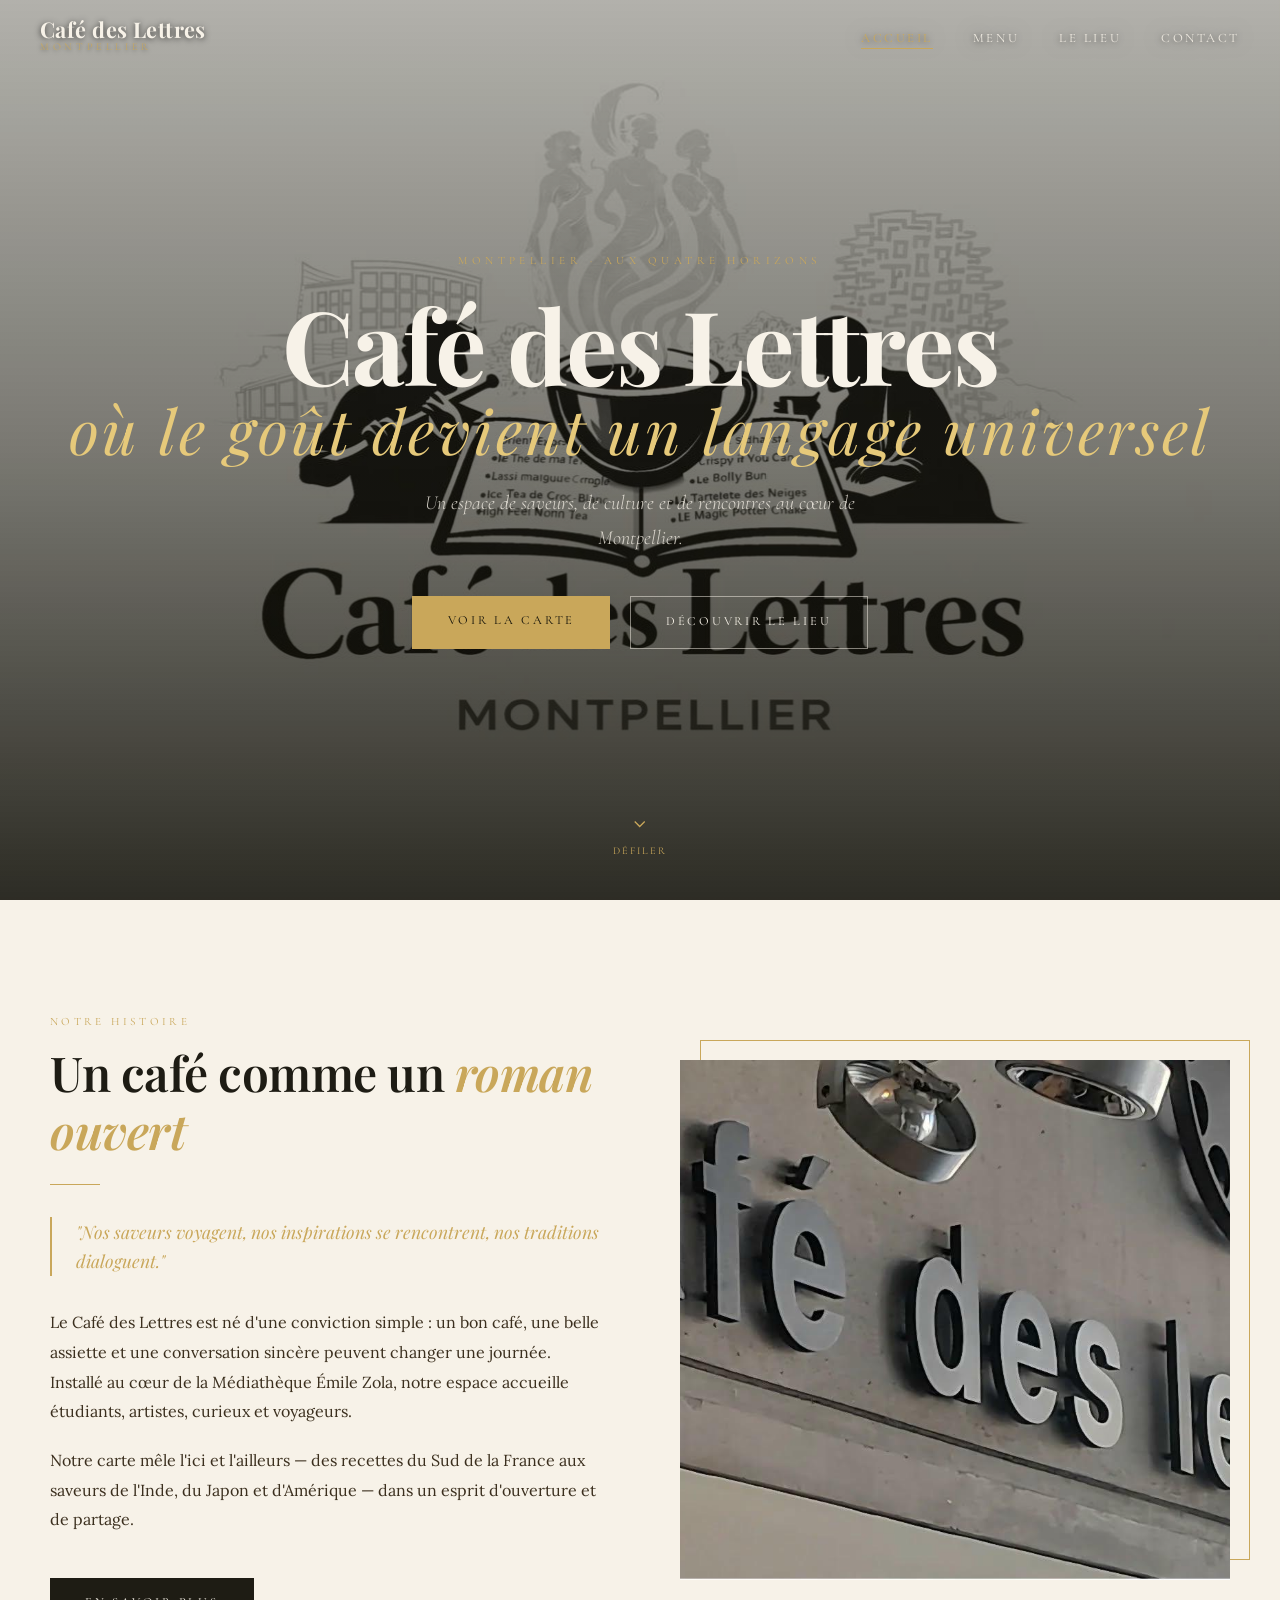
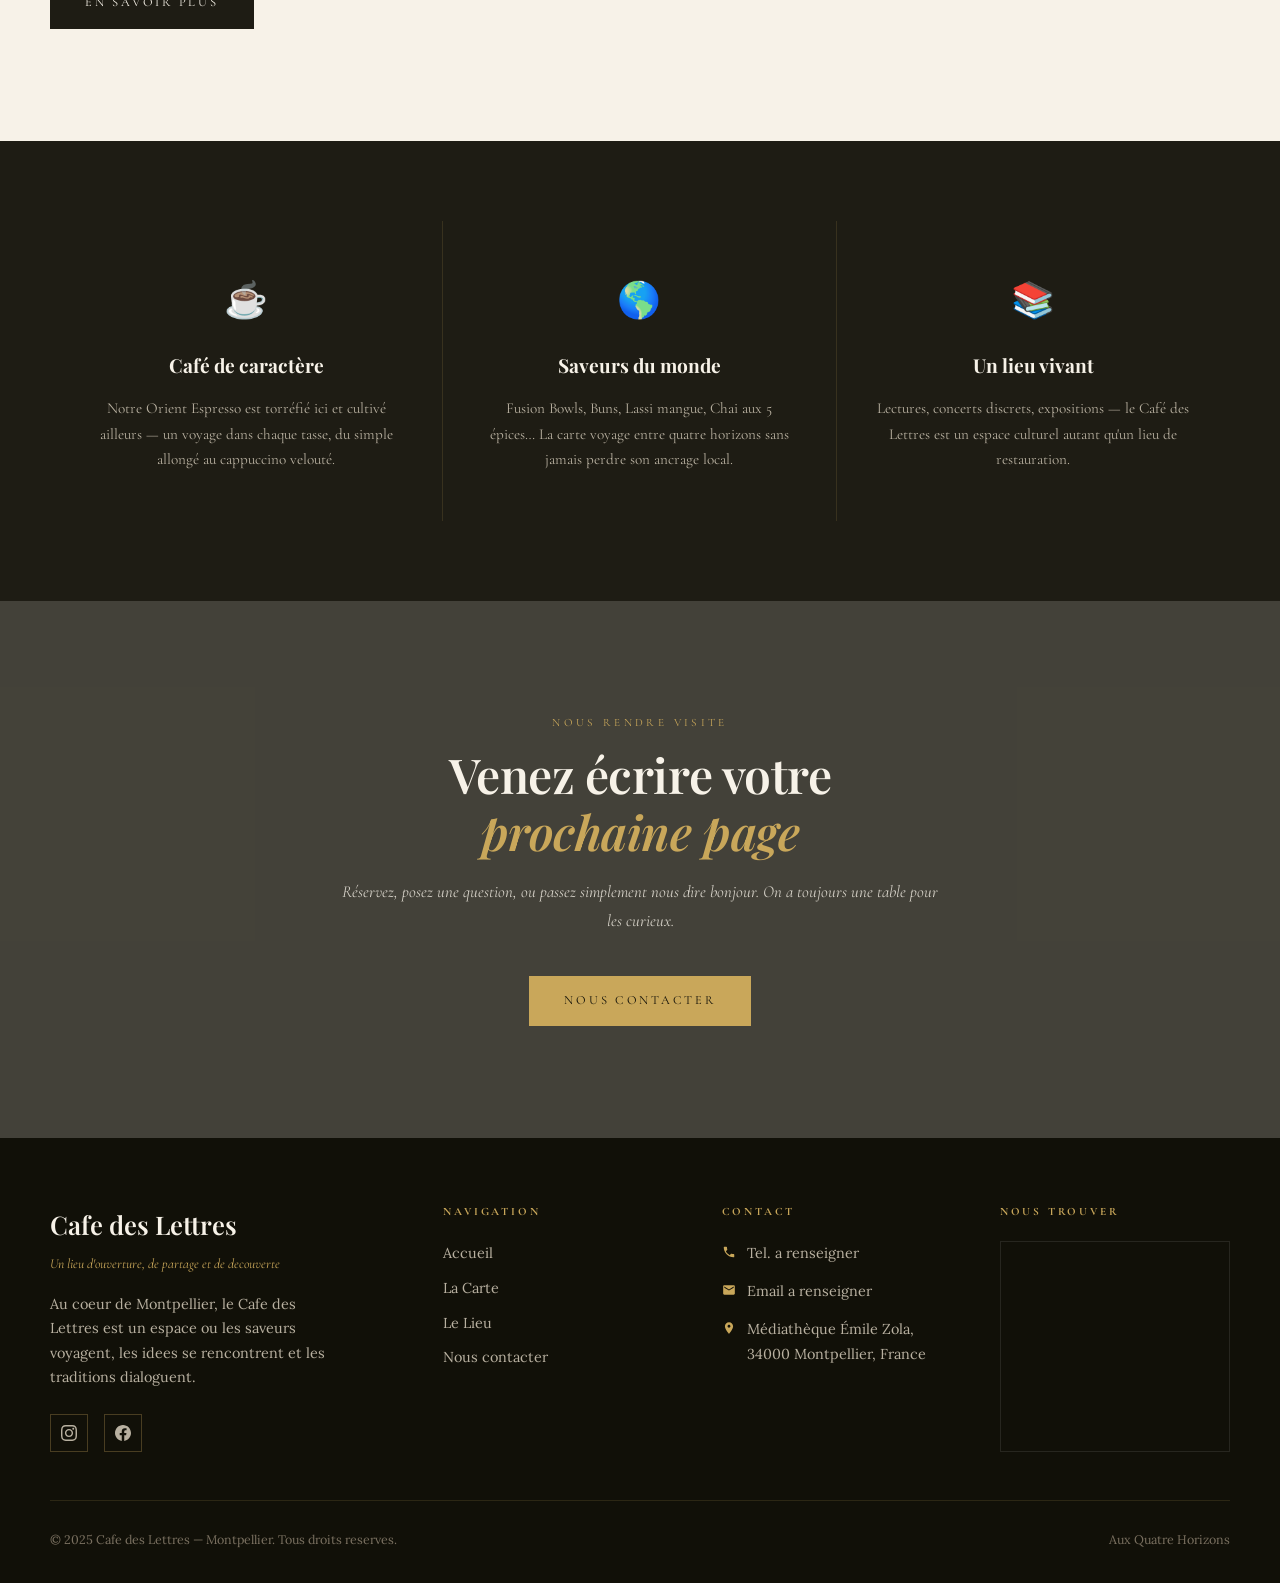
<file: index.html>
<!DOCTYPE html>
<html lang="fr">
<head>
  <meta charset="UTF-8" />
  <meta name="viewport" content="width=device-width, initial-scale=1.0" />
  <meta name="description" content="Café des Lettres Montpellier — Un lieu de saveurs, de culture et de partage." />
  <title>Café des Lettres — Montpellier</title>
  <link rel="stylesheet" href="css/style.css" />
</head>
<body>

  <div id="navbar-placeholder"></div>

  <main>

    <!-- HERO -->
    <section class="hero">
      <div class="hero-bg"></div>
      <div class="hero-overlay"></div>
      <div class="hero-content">
        <span class="hero-eyebrow">Montpellier &middot; Aux Quatre Horizons</span>
        <h1 class="hero-title">
          Café des Lettres
          <span>où le goût devient un langage universel</span>
        </h1>
        <p class="hero-subtitle">
          Un espace de saveurs, de culture et de rencontres au cœur de Montpellier.
        </p>
        <div class="hero-cta">
          <a href="menu.html" class="btn btn-primary">Voir la carte</a>
          <a href="about.html" class="btn btn-outline">Découvrir le lieu</a>
        </div>
      </div>
      <div class="hero-scroll">
        <svg viewBox="0 0 24 24"><polyline points="6 9 12 15 18 9"/></svg>
        <span>Défiler</span>
      </div>
    </section>

    <!-- PRÉSENTATION -->
    <section class="intro-section">
      <div class="intro-inner">
        <div class="intro-text reveal">
          <span class="section-label">Notre histoire</span>
          <h2 class="section-title">Un café comme un <em>roman ouvert</em></h2>
          <div class="divider"></div>
          <p class="intro-quote">
            "Nos saveurs voyagent, nos inspirations se rencontrent, nos traditions dialoguent."
          </p>
          <p>
            Le Café des Lettres est né d'une conviction simple : un bon café, une belle assiette et une conversation sincère peuvent changer une journée. Installé au cœur de la Médiathèque Émile Zola, notre espace accueille étudiants, artistes, curieux et voyageurs.
          </p>
          <p>
            Notre carte mêle l'ici et l'ailleurs — des recettes du Sud de la France aux saveurs de l'Inde, du Japon et d'Amérique — dans un esprit d'ouverture et de partage.
          </p>
          <a href="about.html" class="btn btn-dark" style="margin-top:1.5rem;">En savoir plus</a>
        </div>
        <div class="intro-image reveal reveal-delay-2">
          <img src="images/cafe.jpg" alt="Intérieur du Café des Lettres" loading="lazy" />
        </div>
      </div>
    </section>

    <!-- POINTS FORTS -->
    <section class="features-section">
      <div class="features-inner">
        <div class="feature-item reveal">
          <div class="feature-icon">&#9749;</div>
          <h3>Café de caractère</h3>
          <p>Notre Orient Espresso est torréfié ici et cultivé ailleurs — un voyage dans chaque tasse, du simple allongé au cappuccino velouté.</p>
        </div>
        <div class="feature-item reveal reveal-delay-1">
          <div class="feature-icon">&#127758;</div>
          <h3>Saveurs du monde</h3>
          <p>Fusion Bowls, Buns, Lassi mangue, Chai aux 5 épices… La carte voyage entre quatre horizons sans jamais perdre son ancrage local.</p>
        </div>
        <div class="feature-item reveal reveal-delay-2">
          <div class="feature-icon">&#128218;</div>
          <h3>Un lieu vivant</h3>
          <p>Lectures, concerts discrets, expositions — le Café des Lettres est un espace culturel autant qu'un lieu de restauration.</p>
        </div>
      </div>
    </section>

    <!-- CTA CONTACT -->
    <section class="cta-section">
      <div class="cta-inner reveal">
        <span class="section-label">Nous rendre visite</span>
        <h2 class="section-title">Venez écrire votre <em>prochaine page</em></h2>
        <p>Réservez, posez une question, ou passez simplement nous dire bonjour. On a toujours une table pour les curieux.</p>
        <a href="contact.html" class="btn btn-primary">Nous contacter</a>
      </div>
    </section>

  </main>

  <div id="footer-placeholder"></div>
  <script src="js/main.js"></script>
</body>
</html>
</file>
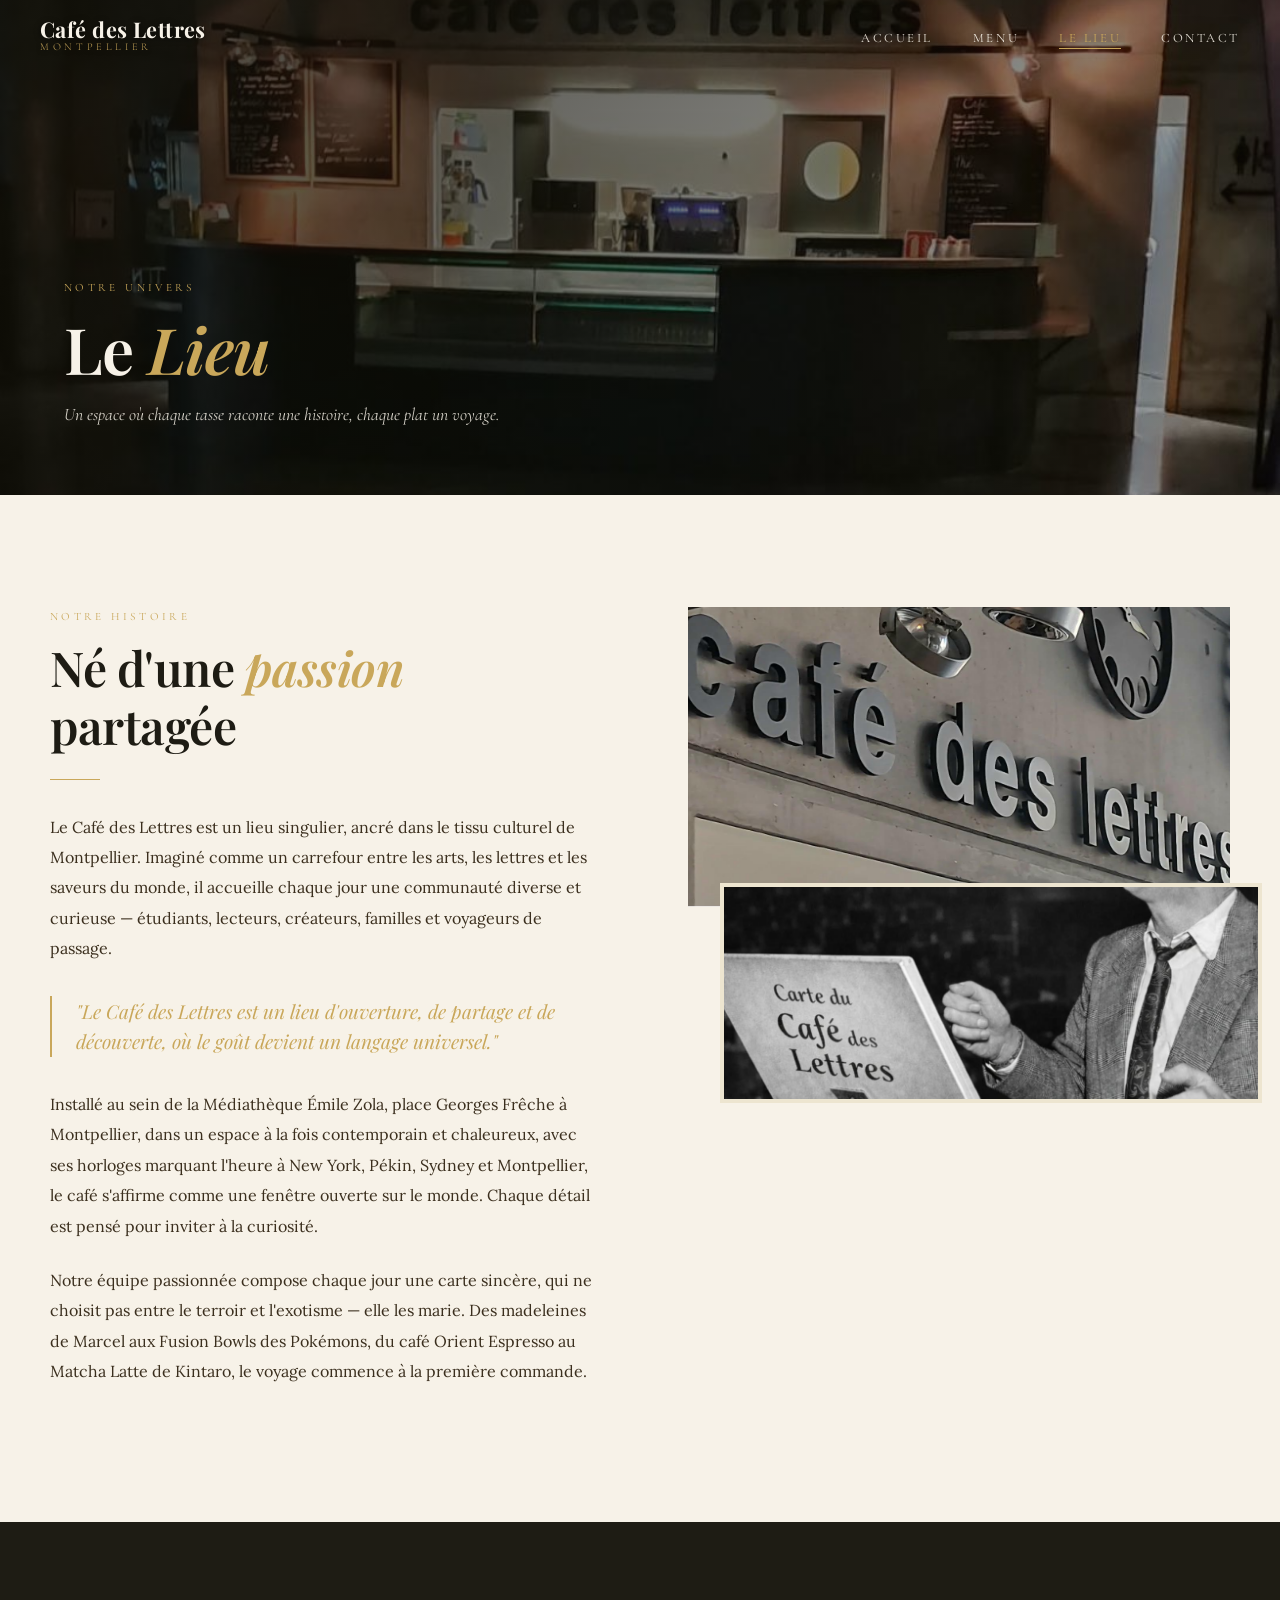
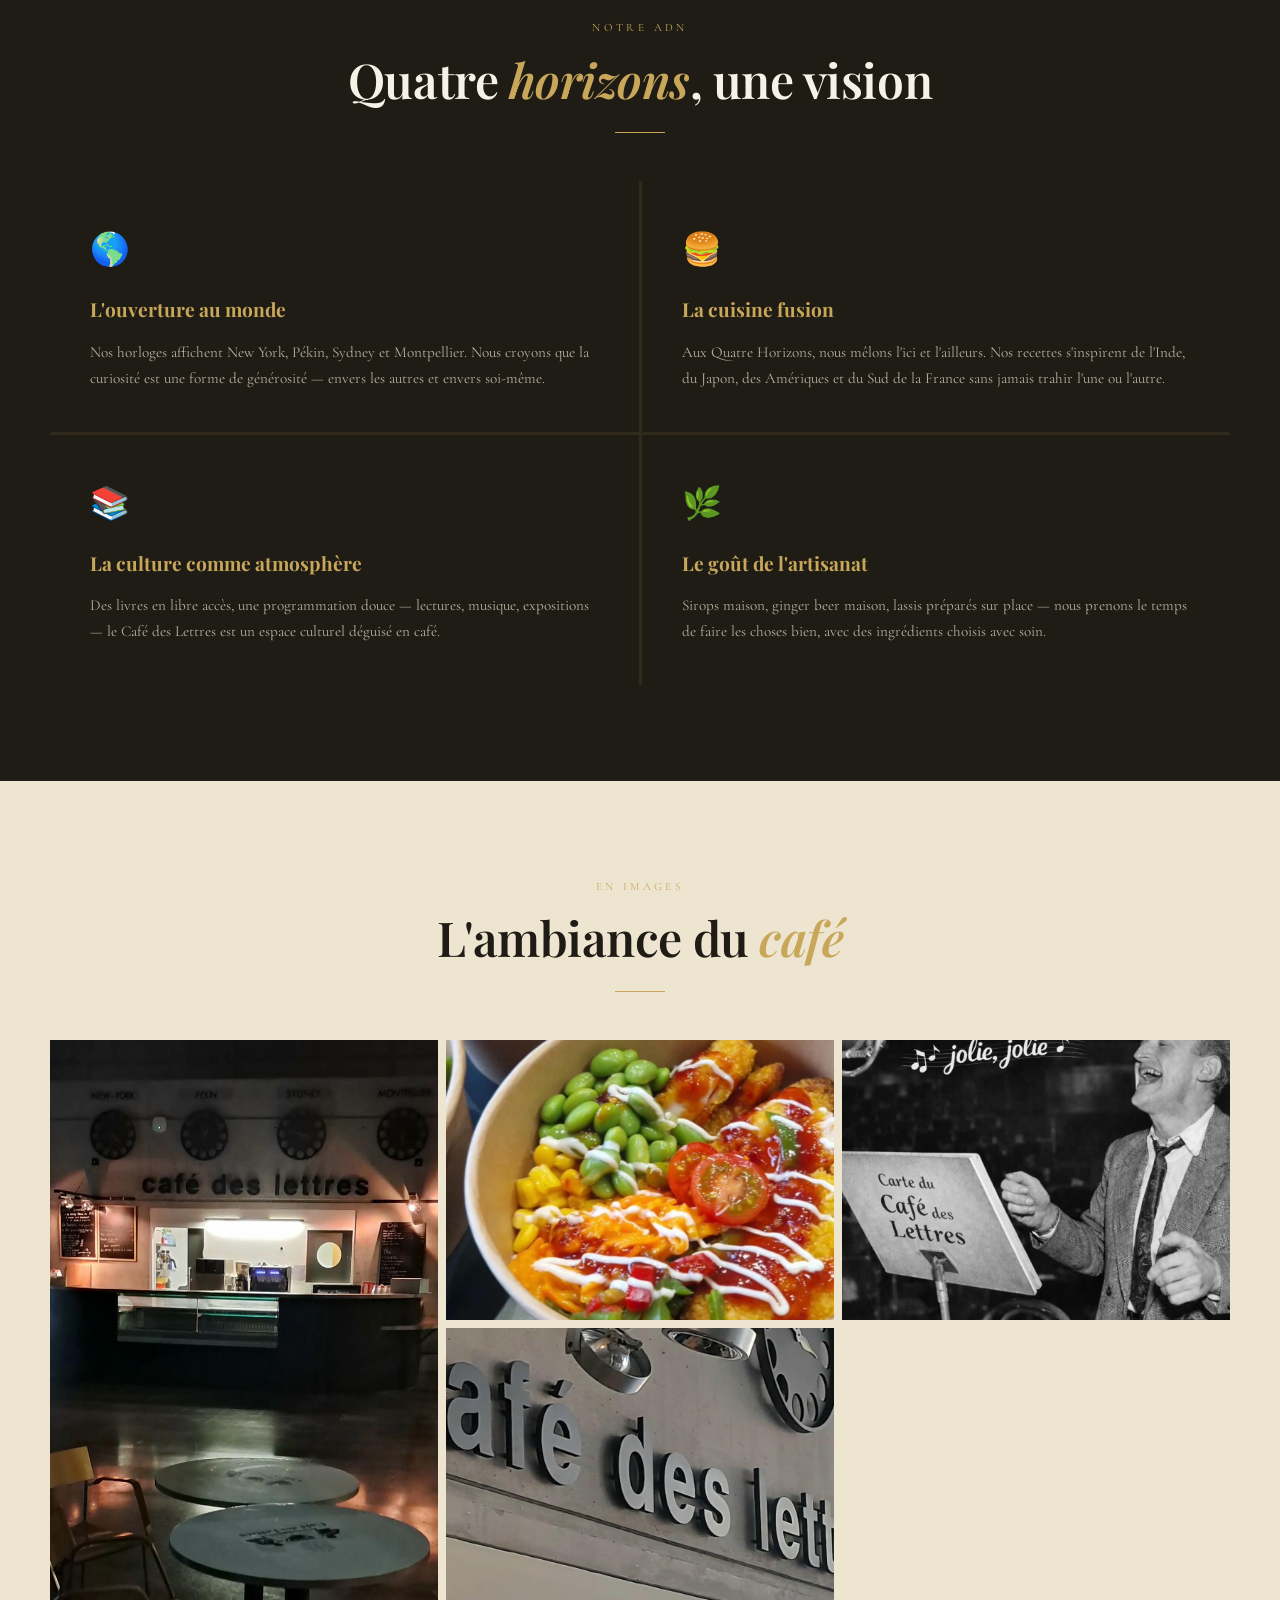
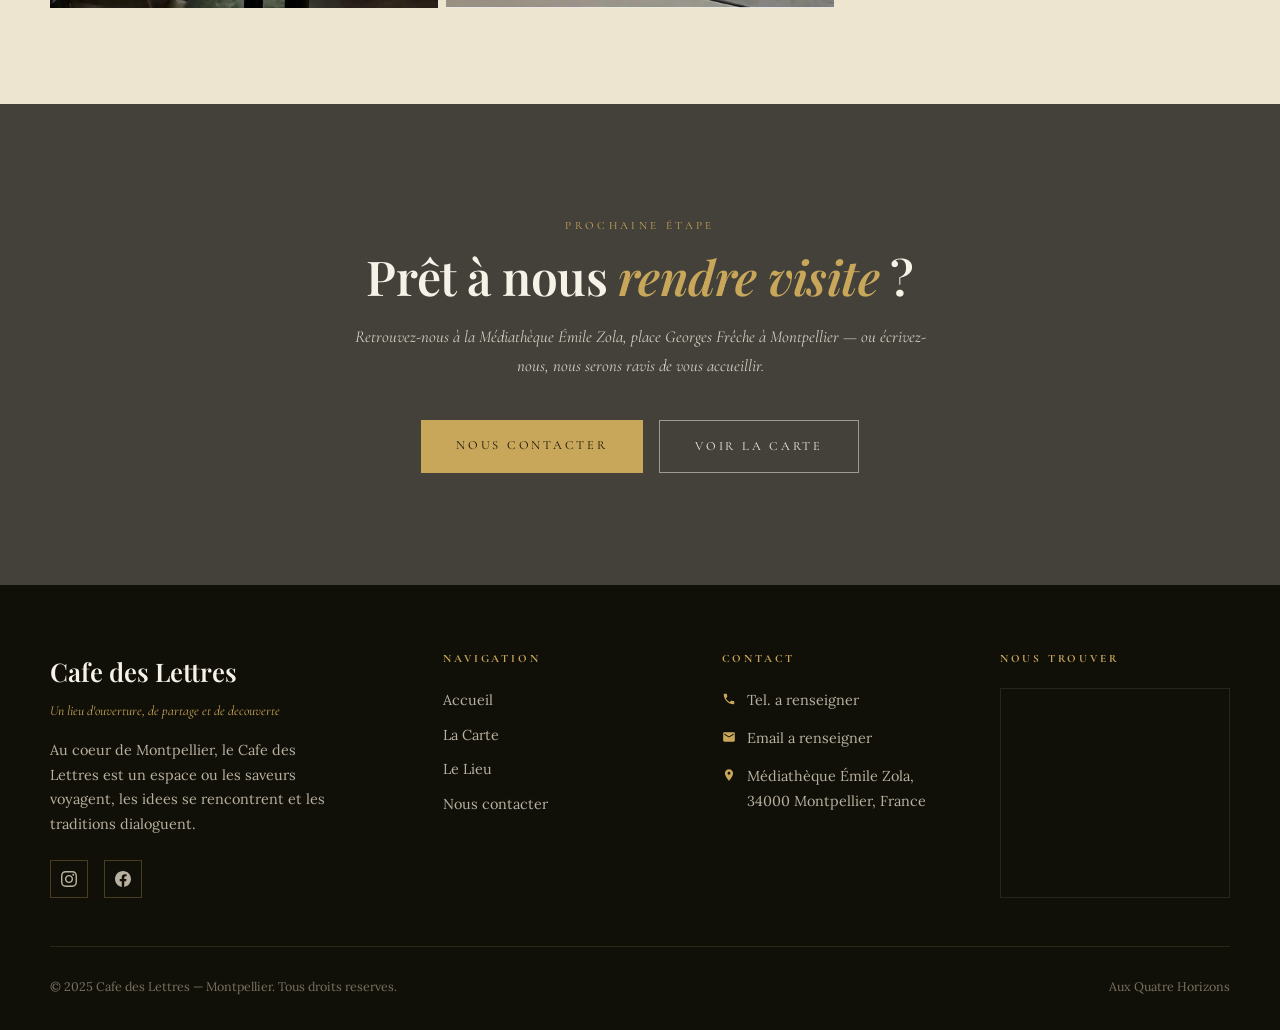
<file: about.html>
<!DOCTYPE html>
<html lang="fr">
<head>
  <meta charset="UTF-8" />
  <meta name="viewport" content="width=device-width, initial-scale=1.0" />
  <meta name="description" content="Le Café des Lettres à Montpellier — Notre histoire, notre concept, notre ambiance." />
  <title>Le Lieu — Café des Lettres</title>
  <link rel="stylesheet" href="css/style.css" />
</head>
<body>

  <div id="navbar-placeholder"></div>

  <main>

    <!-- HERO -->
    <div class="about-hero page-hero-padded">
      <div class="about-hero-content">
        <span class="section-label">Notre univers</span>
        <h1 class="section-title">Le <em>Lieu</em></h1>
        <p>Un espace où chaque tasse raconte une histoire, chaque plat un voyage.</p>
      </div>
    </div>

    <!-- HISTOIRE -->
    <section class="story-section">
      <div class="story-inner">
        <div class="story-text">
          <span class="section-label">Notre histoire</span>
          <h2 class="section-title">Né d'une <em>passion</em> partagée</h2>
          <div class="divider"></div>

          <p>
            Le Café des Lettres est un lieu singulier, ancré dans le tissu culturel de Montpellier. Imaginé comme un carrefour entre les arts, les lettres et les saveurs du monde, il accueille chaque jour une communauté diverse et curieuse — étudiants, lecteurs, créateurs, familles et voyageurs de passage.
          </p>

          <div class="highlight reveal">
            "Le Café des Lettres est un lieu d'ouverture, de partage et de découverte, où le goût devient un langage universel."
          </div>

          <p>
            Installé au sein de la Médiathèque Émile Zola, place Georges Frêche à Montpellier, dans un espace à la fois contemporain et chaleureux, avec ses horloges marquant l'heure à New York, Pékin, Sydney et Montpellier, le café s'affirme comme une fenêtre ouverte sur le monde. Chaque détail est pensé pour inviter à la curiosité.
          </p>

          <p>
            Notre équipe passionnée compose chaque jour une carte sincère, qui ne choisit pas entre le terroir et l'exotisme — elle les marie. Des madeleines de Marcel aux Fusion Bowls des Pokémons, du café Orient Espresso au Matcha Latte de Kintaro, le voyage commence à la première commande.
          </p>
        </div>

        <div class="story-visual reveal reveal-delay-1">
          <img src="images/cafe.jpg" alt="L'atmosphère du Café des Lettres" loading="lazy" />
          <img src="images/cafe_2.jpg" alt="Le comptoir du café" loading="lazy" />
        </div>
      </div>
    </section>

    <!-- CONCEPT -->
    <section class="concept-section">
      <div class="concept-inner">
        <div class="text-center reveal">
          <span class="section-label">Notre ADN</span>
          <h2 class="section-title" style="color:var(--creme);">Quatre <em>horizons</em>, une vision</h2>
          <div class="divider divider-center"></div>
        </div>

        <div class="concept-grid">
          <div class="concept-card reveal">
            <div class="icon">&#127758;</div>
            <h3>L'ouverture au monde</h3>
            <p>Nos horloges affichent New York, Pékin, Sydney et Montpellier. Nous croyons que la curiosité est une forme de générosité — envers les autres et envers soi-même.</p>
          </div>
          <div class="concept-card reveal reveal-delay-1">
            <div class="icon">&#127828;</div>
            <h3>La cuisine fusion</h3>
            <p>Aux Quatre Horizons, nous mêlons l'ici et l'ailleurs. Nos recettes s'inspirent de l'Inde, du Japon, des Amériques et du Sud de la France sans jamais trahir l'une ou l'autre.</p>
          </div>
          <div class="concept-card reveal reveal-delay-2">
            <div class="icon">&#128218;</div>
            <h3>La culture comme atmosphère</h3>
            <p>Des livres en libre accès, une programmation douce — lectures, musique, expositions — le Café des Lettres est un espace culturel déguisé en café.</p>
          </div>
          <div class="concept-card reveal reveal-delay-3">
            <div class="icon">&#127807;</div>
            <h3>Le goût de l'artisanat</h3>
            <p>Sirops maison, ginger beer maison, lassis préparés sur place — nous prenons le temps de faire les choses bien, avec des ingrédients choisis avec soin.</p>
          </div>
        </div>
      </div>
    </section>

    <!-- GALERIE -->
    <section class="gallery-section">
      <div class="gallery-inner">
        <div class="text-center reveal">
          <span class="section-label">En images</span>
          <h2 class="section-title">L'ambiance du <em>café</em></h2>
          <div class="divider divider-center"></div>
        </div>

        <div class="gallery-grid">
          <div class="gallery-item reveal">
            <img src="images/cafe_des_lettres.jpg" alt="Le Café des Lettres de nuit" loading="lazy" />
          </div>
          <div class="gallery-item reveal reveal-delay-1">
            <img src="images/poke_bawl.jpg" alt="Fusion Bowl du Café des Lettres" loading="lazy" />
          </div>
          <div class="gallery-item reveal reveal-delay-2">
            <img src="images/cafe_2.jpg" alt="Le comptoir vue de nuit" loading="lazy" />
          </div>
          <div class="gallery-item reveal reveal-delay-1">
            <img src="images/cafe.jpg" alt="Détail du café" loading="lazy" />
          </div>
        </div>
      </div>
    </section>

    <!-- CTA -->
    <section class="cta-section">
      <div class="cta-inner reveal">
        <span class="section-label">Prochaine étape</span>
        <h2 class="section-title">Prêt à nous <em>rendre visite</em>&nbsp;?</h2>
        <p>Retrouvez-nous à la Médiathèque Émile Zola, place Georges Frêche à Montpellier — ou écrivez-nous, nous serons ravis de vous accueillir.</p>
        <div style="display:flex;gap:1rem;justify-content:center;flex-wrap:wrap;">
          <a href="contact.html" class="btn btn-primary">Nous contacter</a>
          <a href="menu.html" class="btn btn-outline">Voir la carte</a>
        </div>
      </div>
    </section>

  </main>

  <div id="footer-placeholder"></div>
  <script src="js/main.js"></script>
</body>
</html>
</file>
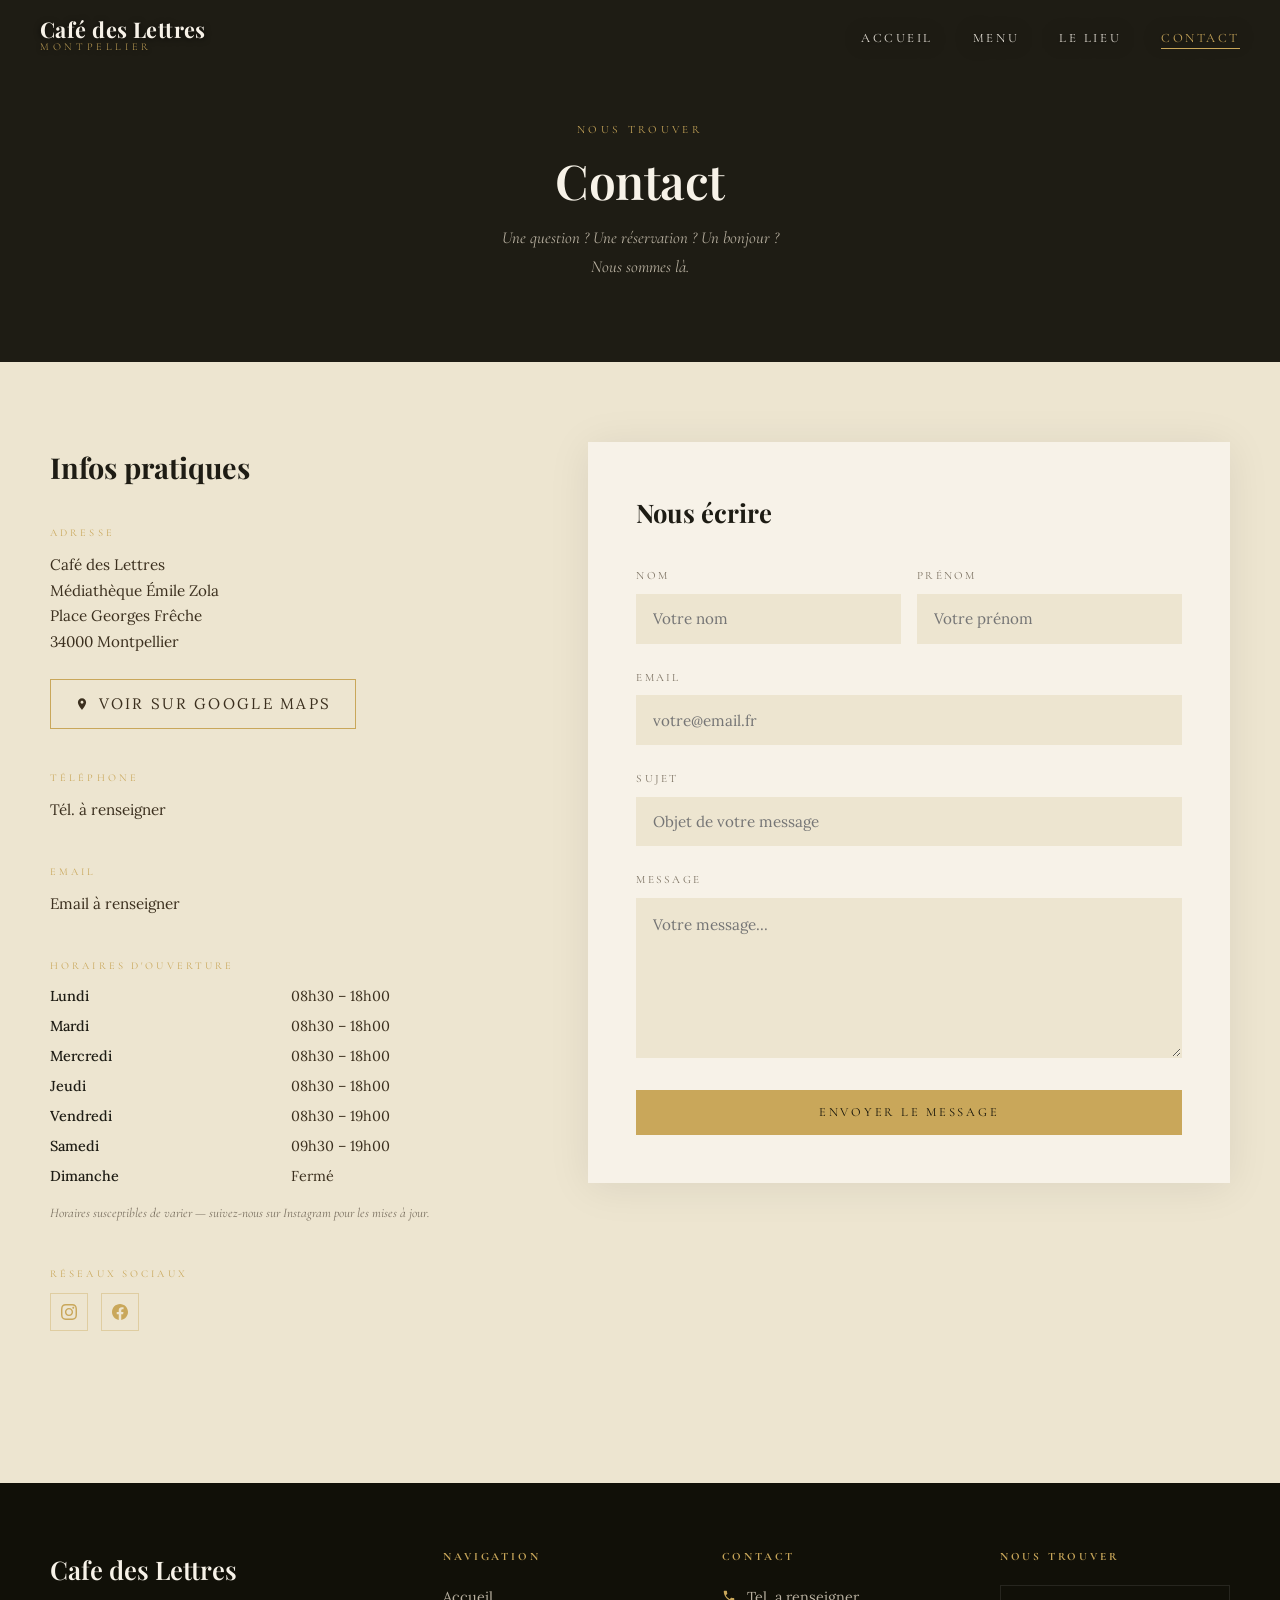
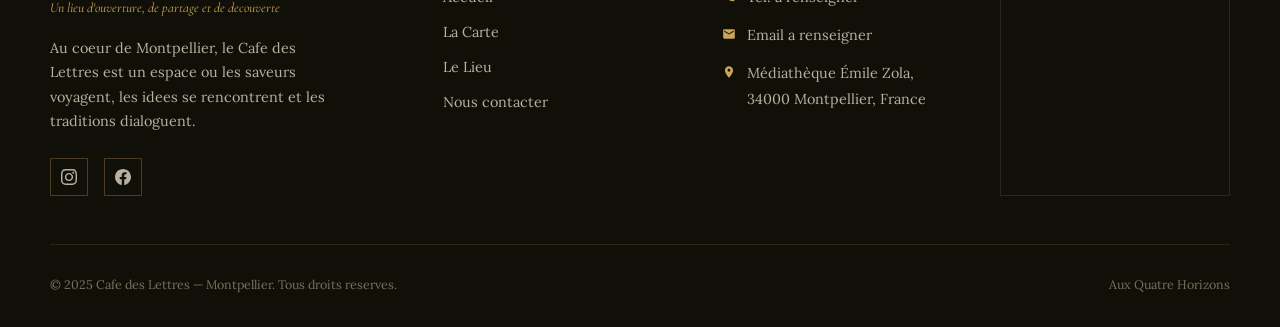
<file: contact.html>
<!DOCTYPE html>
<html lang="fr">
<head>
  <meta charset="UTF-8" />
  <meta name="viewport" content="width=device-width, initial-scale=1.0" />
  <meta name="description" content="Contactez le Café des Lettres à Montpellier — adresse, horaires, formulaire de contact." />
  <title>Contact — Café des Lettres</title>
  <link rel="stylesheet" href="css/style.css" />
</head>
<body>

  <div id="navbar-placeholder"></div>

  <main>

    <!-- HERO -->
    <div class="contact-hero">
      <span class="section-label">Nous trouver</span>
      <h1 class="section-title">Contact</h1>
      <p>Une question ? Une réservation ? Un bonjour ?<br>Nous sommes là.</p>
    </div>

    <!-- CONTENU CONTACT -->
    <section class="contact-section">
      <div class="contact-inner">

        <!-- INFOS PRATIQUES -->
        <div class="contact-info reveal">
          <h2>Infos pratiques</h2>

          <div class="info-block">
            <span class="info-block-label">Adresse</span>
            <p>
              Café des Lettres<br />
              Médiathèque Émile Zola<br />
              Place Georges Frêche<br />
              34000 Montpellier
            </p>
            <a href="https://www.google.com/maps/place/Médiathèque+Emile+Zola/@43.5999,3.8954" target="_blank" rel="noopener" class="maps-btn">
              <svg viewBox="0 0 24 24"><path d="M12 2C8.13 2 5 5.13 5 9c0 5.25 7 13 7 13s7-7.75 7-13c0-3.87-3.13-7-7-7zm0 9.5c-1.38 0-2.5-1.12-2.5-2.5s1.12-2.5 2.5-2.5 2.5 1.12 2.5 2.5-1.12 2.5-2.5 2.5z"/></svg>
              Voir sur Google Maps
            </a>
          </div>

          <div class="info-block">
            <span class="info-block-label">Téléphone</span>
            <p><a href="tel:+33000000000">Tél. à renseigner</a></p>
          </div>

          <div class="info-block">
            <span class="info-block-label">Email</span>
            <p><a href="mailto:contact@exemple.fr">Email à renseigner</a></p>
          </div>

          <div class="info-block">
            <span class="info-block-label">Horaires d'ouverture</span>
            <div class="horaires-grid">
              <span class="horaire-jour">Lundi</span>
              <span>08h30 – 18h00</span>
              <span class="horaire-jour">Mardi</span>
              <span>08h30 – 18h00</span>
              <span class="horaire-jour">Mercredi</span>
              <span>08h30 – 18h00</span>
              <span class="horaire-jour">Jeudi</span>
              <span>08h30 – 18h00</span>
              <span class="horaire-jour">Vendredi</span>
              <span>08h30 – 19h00</span>
              <span class="horaire-jour">Samedi</span>
              <span>09h30 – 19h00</span>
              <span class="horaire-jour">Dimanche</span>
              <span>Fermé</span>
            </div>
            <p style="font-size:0.82rem;color:var(--gris);margin-top:0.8rem;font-family:var(--font-fin);font-style:italic;">
              Horaires susceptibles de varier — suivez-nous sur Instagram pour les mises à jour.
            </p>
          </div>

          <!-- Réseaux sociaux -->
          <div class="info-block">
            <span class="info-block-label">Réseaux sociaux</span>
            <div style="display:flex;gap:0.8rem;margin-top:0.5rem;">
              <a href="https://www.instagram.com/cafedeslettres_montpellier?igsh=aW03Z2tvd2kzcmxj" class="social-link" aria-label="Instagram" style="border-color:rgba(201,167,90,0.4);">
                <svg viewBox="0 0 24 24" style="width:16px;height:16px;fill:var(--or);"><path d="M12 2.163c3.204 0 3.584.012 4.85.07 3.252.148 4.771 1.691 4.919 4.919.058 1.265.069 1.645.069 4.849 0 3.205-.012 3.584-.069 4.849-.149 3.225-1.664 4.771-4.919 4.919-1.266.058-1.644.07-4.85.07-3.204 0-3.584-.012-4.849-.07-3.26-.149-4.771-1.699-4.919-4.92-.058-1.265-.07-1.644-.07-4.849 0-3.204.013-3.583.07-4.849.149-3.227 1.664-4.771 4.919-4.919 1.266-.057 1.645-.069 4.849-.069zm0-2.163c-3.259 0-3.667.014-4.947.072-4.358.2-6.78 2.618-6.98 6.98-.059 1.281-.073 1.689-.073 4.948 0 3.259.014 3.668.072 4.948.2 4.358 2.618 6.78 6.98 6.98 1.281.058 1.689.072 4.948.072 3.259 0 3.668-.014 4.948-.072 4.354-.2 6.782-2.618 6.979-6.98.059-1.28.073-1.689.073-4.948 0-3.259-.014-3.667-.072-4.947-.196-4.354-2.617-6.78-6.979-6.98-1.281-.059-1.69-.073-4.949-.073zm0 5.838c-3.403 0-6.162 2.759-6.162 6.162s2.759 6.163 6.162 6.163 6.162-2.759 6.162-6.163c0-3.403-2.759-6.162-6.162-6.162zm0 10.162c-2.209 0-4-1.79-4-4 0-2.209 1.791-4 4-4s4 1.791 4 4c0 2.21-1.791 4-4 4zm6.406-11.845c-.796 0-1.441.645-1.441 1.44s.645 1.44 1.441 1.44c.795 0 1.439-.645 1.439-1.44s-.644-1.44-1.439-1.44z"/></svg>
              </a>
              <a href="https://www.facebook.com/share/17Grah9FSA/" class="social-link" aria-label="Facebook" style="border-color:rgba(201,167,90,0.4);">
                <svg viewBox="0 0 24 24" style="width:16px;height:16px;fill:var(--or);"><path d="M24 12.073c0-6.627-5.373-12-12-12s-12 5.373-12 12c0 5.99 4.388 10.954 10.125 11.854v-8.385H7.078v-3.47h3.047V9.43c0-3.007 1.792-4.669 4.533-4.669 1.312 0 2.686.235 2.686.235v2.953H15.83c-1.491 0-1.956.925-1.956 1.874v2.25h3.328l-.532 3.47h-2.796v8.385C19.612 23.027 24 18.062 24 12.073z"/></svg>
              </a>
            </div>
          </div>
        </div>

        <!-- FORMULAIRE -->
        <div class="contact-form-wrap reveal reveal-delay-1">
          <h2>Nous écrire</h2>

          <form id="contactForm" novalidate>
            <div class="form-row">
              <div class="form-group">
                <label for="nom">Nom</label>
                <input type="text" id="nom" name="nom" placeholder="Votre nom" required />
              </div>
              <div class="form-group">
                <label for="prenom">Prénom</label>
                <input type="text" id="prenom" name="prenom" placeholder="Votre prénom" />
              </div>
            </div>

            <div class="form-group">
              <label for="email">Email</label>
              <input type="email" id="email" name="email" placeholder="votre@email.fr" required />
            </div>

            <div class="form-group">
              <label for="sujet">Sujet</label>
              <input type="text" id="sujet" name="sujet" placeholder="Objet de votre message" />
            </div>

            <div class="form-group">
              <label for="message">Message</label>
              <textarea id="message" name="message" placeholder="Votre message..." required></textarea>
            </div>

            <button type="submit" class="btn btn-primary" style="width:100%;text-align:center;justify-content:center;">
              Envoyer le message
            </button>

            <div class="form-success" id="formSuccess">
              Merci pour votre message ! Nous vous répondrons dans les plus brefs délais.
            </div>
          </form>
        </div>

      </div>
    </section>

  </main>

  <div id="footer-placeholder"></div>
  <script src="js/main.js"></script>
</body>
</html>
</file>
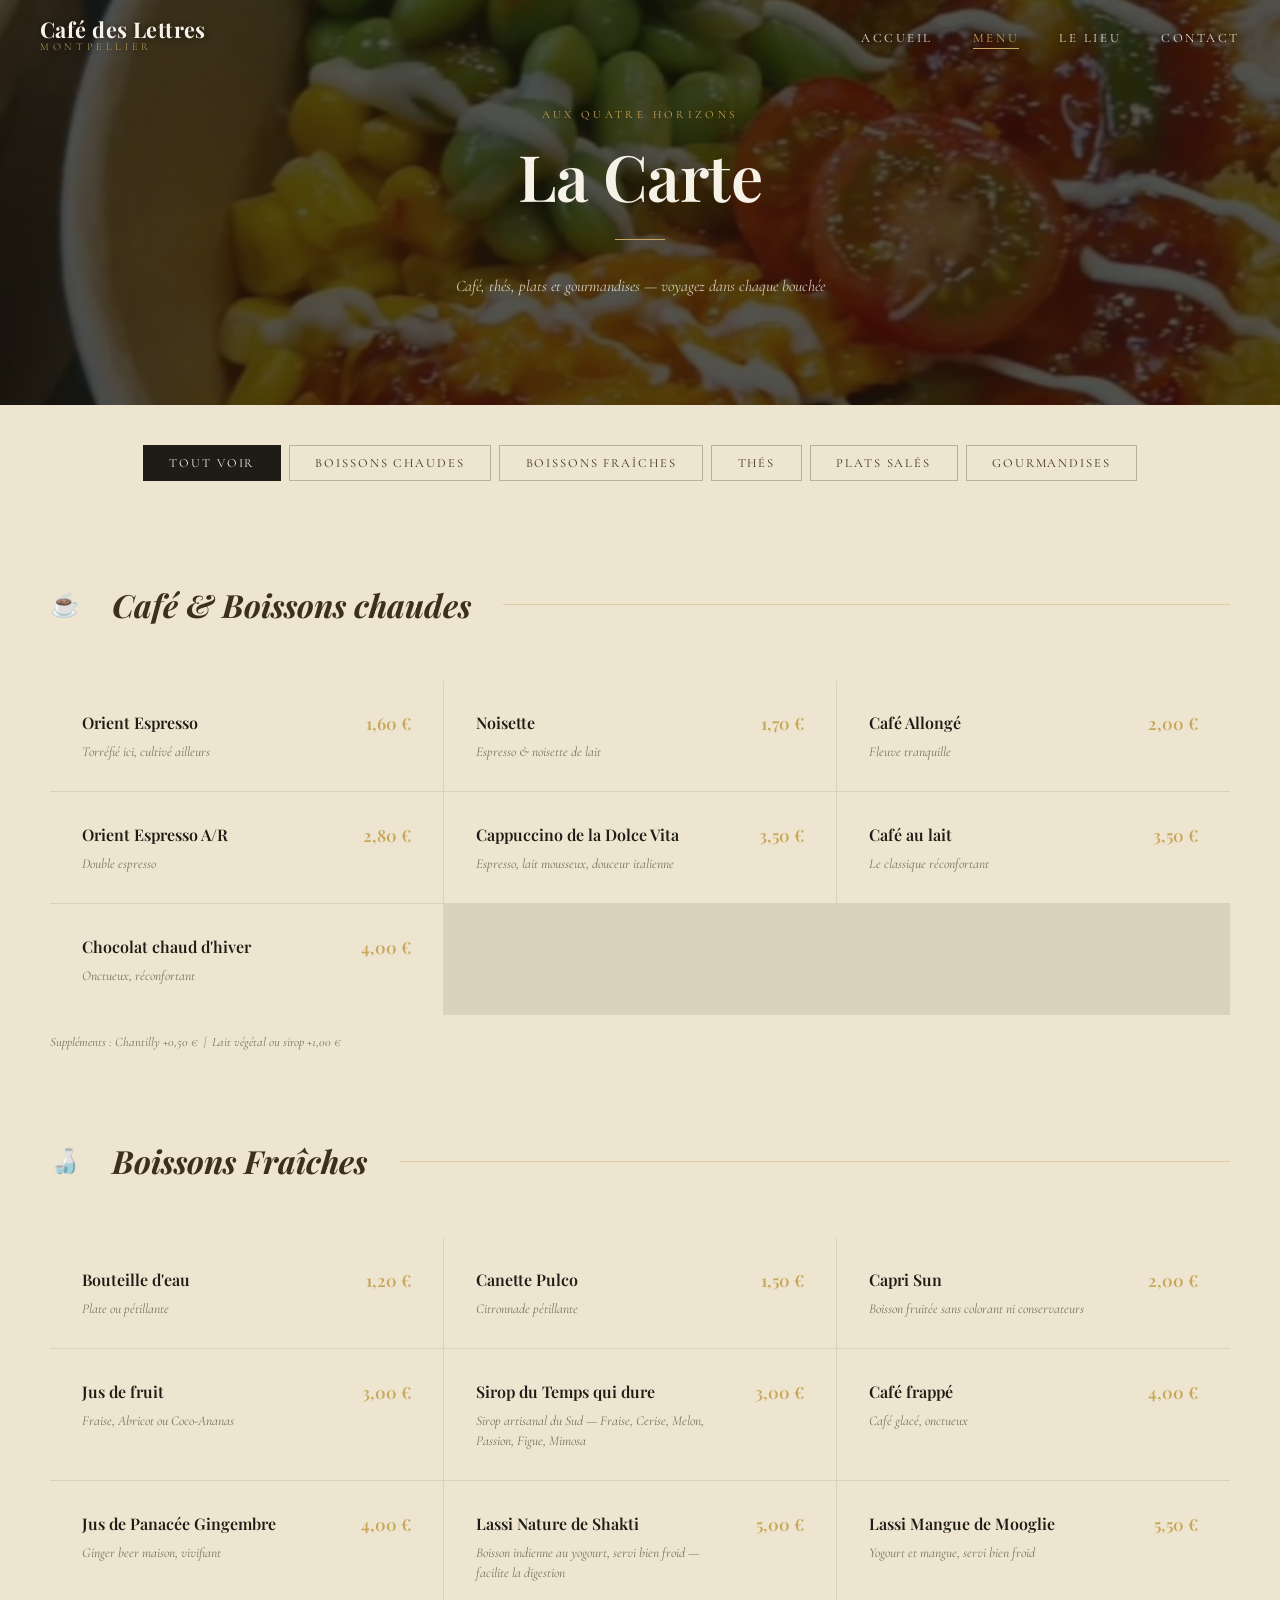
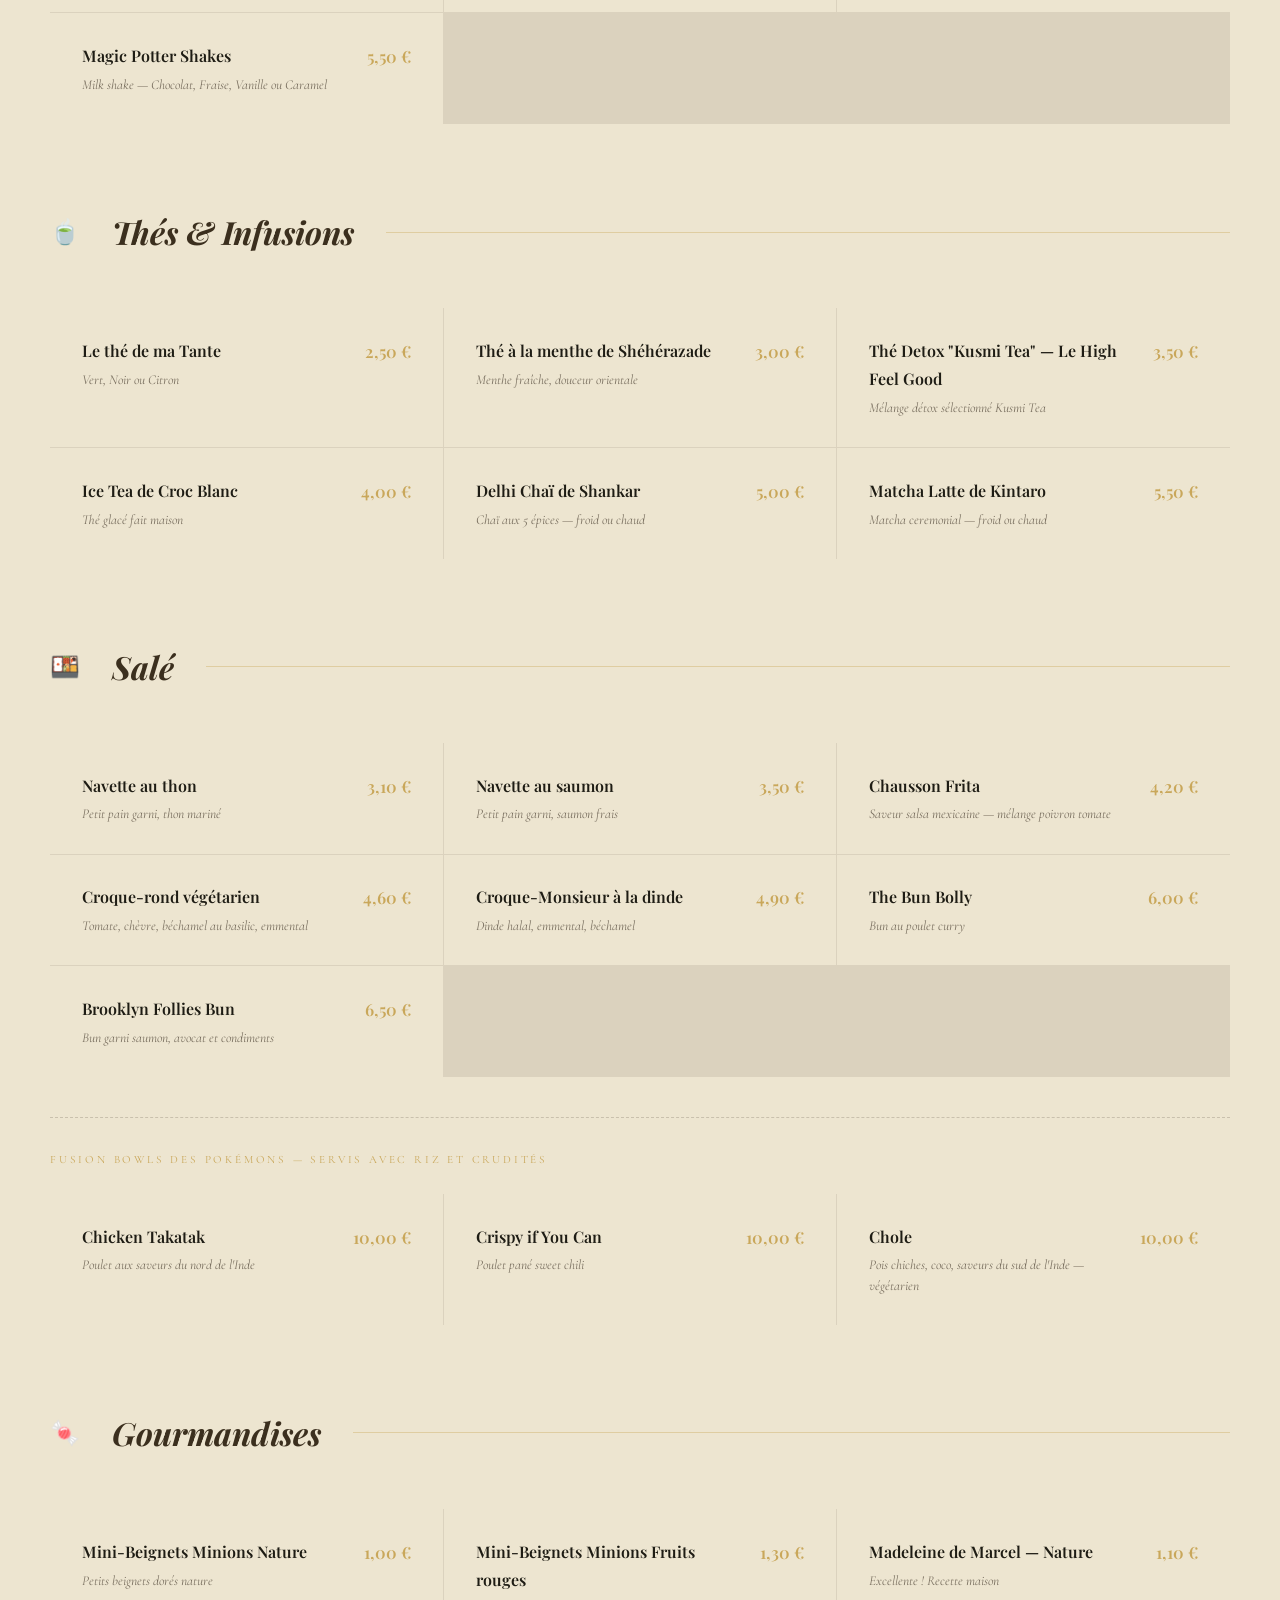
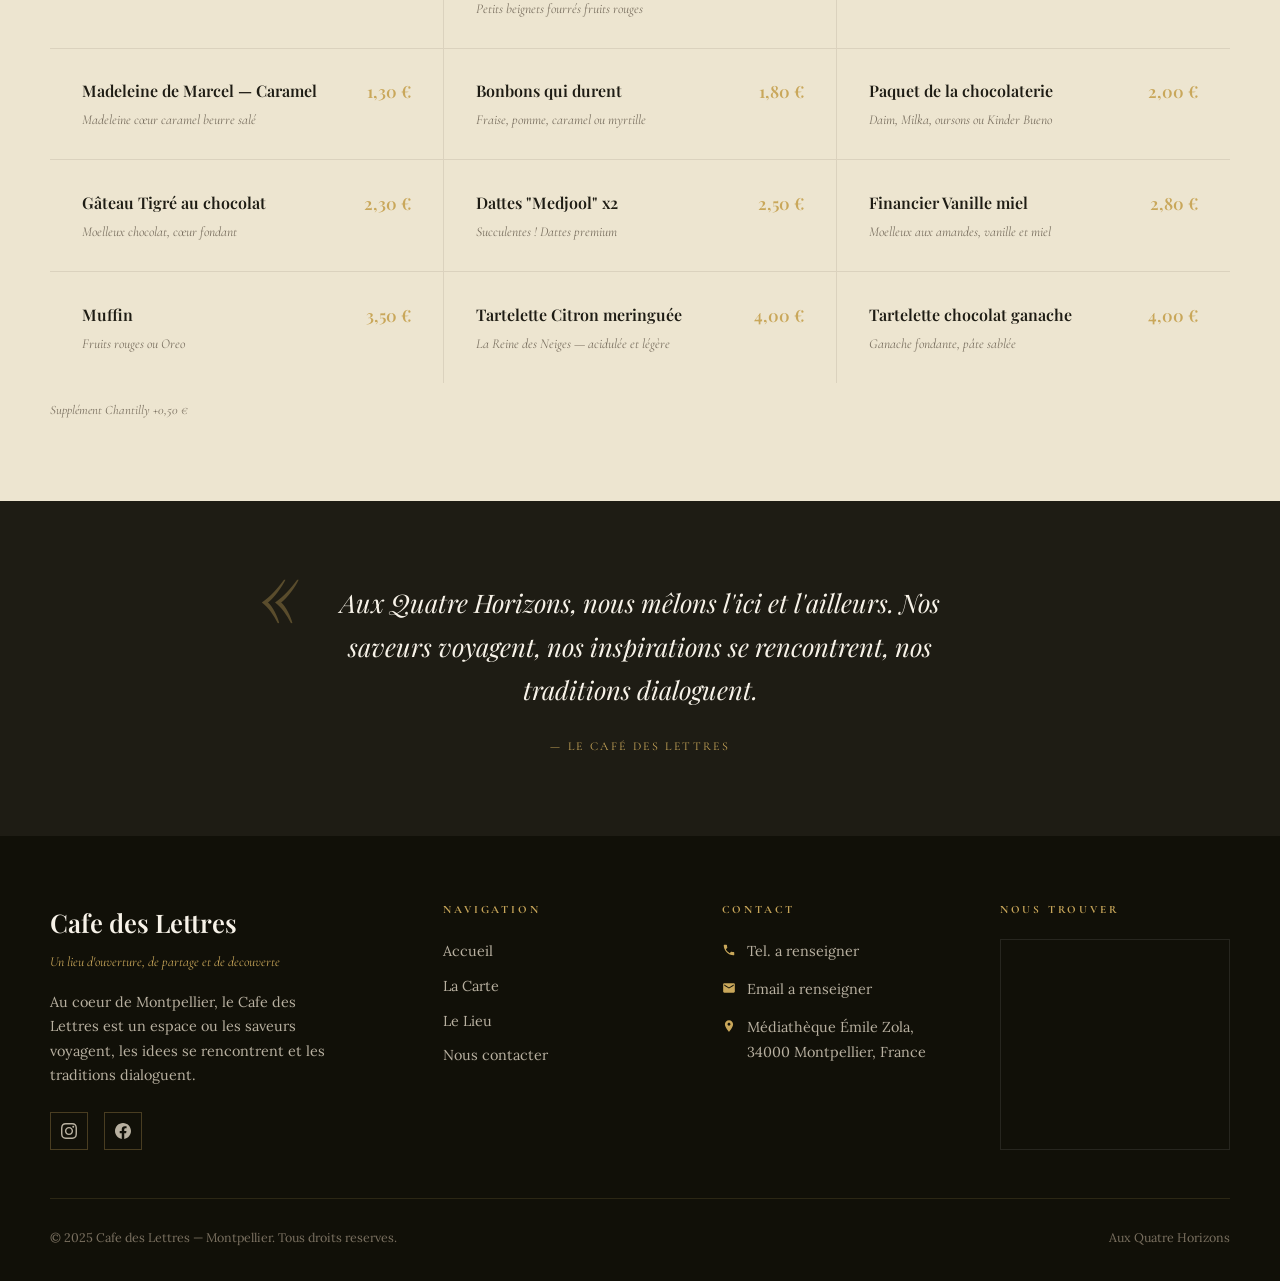
<file: menu.html>
<!DOCTYPE html>
<html lang="fr">
<head>
  <meta charset="UTF-8" />
  <meta name="viewport" content="width=device-width, initial-scale=1.0" />
  <meta name="description" content="La carte du Café des Lettres — Boissons, plats et gourmandises à Montpellier." />
  <title>La Carte — Café des Lettres</title>
  <link rel="stylesheet" href="css/style.css" />
</head>
<body>

  <div id="navbar-placeholder"></div>

  <main>

    <!-- HERO MENU -->
    <div class="menu-hero page-hero-padded">
      <div class="menu-hero-content">
        <span class="section-label">Aux Quatre Horizons</span>
        <h1 class="section-title">La Carte</h1>
        <div class="divider divider-center"></div>
        <p style="font-family:var(--font-fin);font-style:italic;color:rgba(247,242,232,0.8);font-size:1rem;">
          Café, thés, plats et gourmandises — voyagez dans chaque bouchée
        </p>
      </div>
    </div>

    <!-- FILTRES -->
    <div class="menu-filters">
      <button class="filter-btn active" data-filter="all">Tout voir</button>
      <button class="filter-btn" data-filter="boissons-chaudes">Boissons chaudes</button>
      <button class="filter-btn" data-filter="boissons-fraiches">Boissons fraîches</button>
      <button class="filter-btn" data-filter="the">Thés</button>
      <button class="filter-btn" data-filter="sale">Plats salés</button>
      <button class="filter-btn" data-filter="gourmandises">Gourmandises</button>
    </div>

    <!-- CONTENU MENU -->
    <section class="menu-section">

      <!-- ═══ BOISSONS CHAUDES ═══ -->
      <div class="menu-category reveal" data-category="boissons-chaudes">
        <div class="category-header">
          <span class="category-icon">&#9749;</span>
          <h2 class="category-title">Café &amp; Boissons chaudes</h2>
        </div>
        <div class="menu-grid">
          <div class="menu-item">
            <div class="menu-item-info">
              <div class="menu-item-name">Orient Espresso</div>
              <div class="menu-item-desc">Torréfié ici, cultivé ailleurs</div>
            </div>
            <div class="menu-item-price">1,60 €</div>
          </div>
          <div class="menu-item">
            <div class="menu-item-info">
              <div class="menu-item-name">Noisette</div>
              <div class="menu-item-desc">Espresso &amp; noisette de lait</div>
            </div>
            <div class="menu-item-price">1,70 €</div>
          </div>
          <div class="menu-item">
            <div class="menu-item-info">
              <div class="menu-item-name">Café Allongé</div>
              <div class="menu-item-desc">Fleuve tranquille</div>
            </div>
            <div class="menu-item-price">2,00 €</div>
          </div>
          <div class="menu-item">
            <div class="menu-item-info">
              <div class="menu-item-name">Orient Espresso A/R</div>
              <div class="menu-item-desc">Double espresso</div>
            </div>
            <div class="menu-item-price">2,80 €</div>
          </div>
          <div class="menu-item">
            <div class="menu-item-info">
              <div class="menu-item-name">Cappuccino de la Dolce Vita</div>
              <div class="menu-item-desc">Espresso, lait mousseux, douceur italienne</div>
            </div>
            <div class="menu-item-price">3,50 €</div>
          </div>
          <div class="menu-item">
            <div class="menu-item-info">
              <div class="menu-item-name">Café au lait</div>
              <div class="menu-item-desc">Le classique réconfortant</div>
            </div>
            <div class="menu-item-price">3,50 €</div>
          </div>
          <div class="menu-item">
            <div class="menu-item-info">
              <div class="menu-item-name">Chocolat chaud d'hiver</div>
              <div class="menu-item-desc">Onctueux, réconfortant</div>
            </div>
            <div class="menu-item-price">4,00 €</div>
          </div>
        </div>
        <p style="font-family:var(--font-fin);font-size:0.8rem;color:var(--gris);margin-top:1rem;font-style:italic;">
          Suppléments : Chantilly +0,50 € &nbsp;|&nbsp; Lait végétal ou sirop +1,00 €
        </p>
      </div>

      <!-- ═══ BOISSONS FRAÎCHES ═══ -->
      <div class="menu-category reveal" data-category="boissons-fraiches">
        <div class="category-header">
          <span class="category-icon">&#127862;</span>
          <h2 class="category-title">Boissons Fraîches</h2>
        </div>
        <div class="menu-grid">
          <div class="menu-item">
            <div class="menu-item-info">
              <div class="menu-item-name">Bouteille d'eau</div>
              <div class="menu-item-desc">Plate ou pétillante</div>
            </div>
            <div class="menu-item-price">1,20 €</div>
          </div>
          <div class="menu-item">
            <div class="menu-item-info">
              <div class="menu-item-name">Canette Pulco</div>
              <div class="menu-item-desc">Citronnade pétillante</div>
            </div>
            <div class="menu-item-price">1,50 €</div>
          </div>
          <div class="menu-item">
            <div class="menu-item-info">
              <div class="menu-item-name">Capri Sun</div>
              <div class="menu-item-desc">Boisson fruitée sans colorant ni conservateurs</div>
            </div>
            <div class="menu-item-price">2,00 €</div>
          </div>
          <div class="menu-item">
            <div class="menu-item-info">
              <div class="menu-item-name">Jus de fruit</div>
              <div class="menu-item-desc">Fraise, Abricot ou Coco-Ananas</div>
            </div>
            <div class="menu-item-price">3,00 €</div>
          </div>
          <div class="menu-item">
            <div class="menu-item-info">
              <div class="menu-item-name">Sirop du Temps qui dure</div>
              <div class="menu-item-desc">Sirop artisanal du Sud — Fraise, Cerise, Melon, Passion, Figue, Mimosa</div>
            </div>
            <div class="menu-item-price">3,00 €</div>
          </div>
          <div class="menu-item">
            <div class="menu-item-info">
              <div class="menu-item-name">Café frappé</div>
              <div class="menu-item-desc">Café glacé, onctueux</div>
            </div>
            <div class="menu-item-price">4,00 €</div>
          </div>
          <div class="menu-item">
            <div class="menu-item-info">
              <div class="menu-item-name">Jus de Panacée Gingembre</div>
              <div class="menu-item-desc">Ginger beer maison, vivifiant</div>
            </div>
            <div class="menu-item-price">4,00 €</div>
          </div>
          <div class="menu-item">
            <div class="menu-item-info">
              <div class="menu-item-name">Lassi Nature de Shakti</div>
              <div class="menu-item-desc">Boisson indienne au yogourt, servi bien froid — facilite la digestion</div>
            </div>
            <div class="menu-item-price">5,00 €</div>
          </div>
          <div class="menu-item">
            <div class="menu-item-info">
              <div class="menu-item-name">Lassi Mangue de Mooglie</div>
              <div class="menu-item-desc">Yogourt et mangue, servi bien froid</div>
            </div>
            <div class="menu-item-price">5,50 €</div>
          </div>
          <div class="menu-item">
            <div class="menu-item-info">
              <div class="menu-item-name">Magic Potter Shakes</div>
              <div class="menu-item-desc">Milk shake — Chocolat, Fraise, Vanille ou Caramel</div>
            </div>
            <div class="menu-item-price">5,50 €</div>
          </div>
        </div>
      </div>

      <!-- ═══ THÉS ═══ -->
      <div class="menu-category reveal" data-category="the">
        <div class="category-header">
          <span class="category-icon">&#127861;</span>
          <h2 class="category-title">Thés &amp; Infusions</h2>
        </div>
        <div class="menu-grid">
          <div class="menu-item">
            <div class="menu-item-info">
              <div class="menu-item-name">Le thé de ma Tante</div>
              <div class="menu-item-desc">Vert, Noir ou Citron</div>
            </div>
            <div class="menu-item-price">2,50 €</div>
          </div>
          <div class="menu-item">
            <div class="menu-item-info">
              <div class="menu-item-name">Thé à la menthe de Shéhérazade</div>
              <div class="menu-item-desc">Menthe fraîche, douceur orientale</div>
            </div>
            <div class="menu-item-price">3,00 €</div>
          </div>
          <div class="menu-item">
            <div class="menu-item-info">
              <div class="menu-item-name">Thé Detox "Kusmi Tea" — Le High Feel Good</div>
              <div class="menu-item-desc">Mélange détox sélectionné Kusmi Tea</div>
            </div>
            <div class="menu-item-price">3,50 €</div>
          </div>
          <div class="menu-item">
            <div class="menu-item-info">
              <div class="menu-item-name">Ice Tea de Croc Blanc</div>
              <div class="menu-item-desc">Thé glacé fait maison</div>
            </div>
            <div class="menu-item-price">4,00 €</div>
          </div>
          <div class="menu-item">
            <div class="menu-item-info">
              <div class="menu-item-name">Delhi Chaï de Shankar</div>
              <div class="menu-item-desc">Chaï aux 5 épices — froid ou chaud</div>
            </div>
            <div class="menu-item-price">5,00 €</div>
          </div>
          <div class="menu-item">
            <div class="menu-item-info">
              <div class="menu-item-name">Matcha Latte de Kintaro</div>
              <div class="menu-item-desc">Matcha ceremonial — froid ou chaud</div>
            </div>
            <div class="menu-item-price">5,50 €</div>
          </div>
        </div>
      </div>

      <!-- ═══ PLATS SALÉS ═══ -->
      <div class="menu-category reveal" data-category="sale">
        <div class="category-header">
          <span class="category-icon">&#127857;</span>
          <h2 class="category-title">Salé</h2>
        </div>
        <div class="menu-grid">
          <div class="menu-item">
            <div class="menu-item-info">
              <div class="menu-item-name">Navette au thon</div>
              <div class="menu-item-desc">Petit pain garni, thon mariné</div>
            </div>
            <div class="menu-item-price">3,10 €</div>
          </div>
          <div class="menu-item">
            <div class="menu-item-info">
              <div class="menu-item-name">Navette au saumon</div>
              <div class="menu-item-desc">Petit pain garni, saumon frais</div>
            </div>
            <div class="menu-item-price">3,50 €</div>
          </div>
          <div class="menu-item">
            <div class="menu-item-info">
              <div class="menu-item-name">Chausson Frita</div>
              <div class="menu-item-desc">Saveur salsa mexicaine — mélange poivron tomate</div>
            </div>
            <div class="menu-item-price">4,20 €</div>
          </div>
          <div class="menu-item">
            <div class="menu-item-info">
              <div class="menu-item-name">Croque-rond végétarien</div>
              <div class="menu-item-desc">Tomate, chèvre, béchamel au basilic, emmental</div>
            </div>
            <div class="menu-item-price">4,60 €</div>
          </div>
          <div class="menu-item">
            <div class="menu-item-info">
              <div class="menu-item-name">Croque-Monsieur à la dinde</div>
              <div class="menu-item-desc">Dinde halal, emmental, béchamel</div>
            </div>
            <div class="menu-item-price">4,90 €</div>
          </div>
          <div class="menu-item">
            <div class="menu-item-info">
              <div class="menu-item-name">The Bun Bolly</div>
              <div class="menu-item-desc">Bun au poulet curry</div>
            </div>
            <div class="menu-item-price">6,00 €</div>
          </div>
          <div class="menu-item">
            <div class="menu-item-info">
              <div class="menu-item-name">Brooklyn Follies Bun</div>
              <div class="menu-item-desc">Bun garni saumon, avocat et condiments</div>
            </div>
            <div class="menu-item-price">6,50 €</div>
          </div>
        </div>

        <!-- Sous-catégorie Fusion Bowls -->
        <div class="menu-subcategory">
          <div class="menu-subcategory-title">Fusion Bowls des Pokémons &mdash; servis avec riz et crudités</div>
          <div class="menu-grid">
            <div class="menu-item">
              <div class="menu-item-info">
                <div class="menu-item-name">Chicken Takatak</div>
                <div class="menu-item-desc">Poulet aux saveurs du nord de l'Inde</div>
              </div>
              <div class="menu-item-price">10,00 €</div>
            </div>
            <div class="menu-item">
              <div class="menu-item-info">
                <div class="menu-item-name">Crispy if You Can</div>
                <div class="menu-item-desc">Poulet pané sweet chili</div>
              </div>
              <div class="menu-item-price">10,00 €</div>
            </div>
            <div class="menu-item">
              <div class="menu-item-info">
                <div class="menu-item-name">Chole</div>
                <div class="menu-item-desc">Pois chiches, coco, saveurs du sud de l'Inde — végétarien</div>
              </div>
              <div class="menu-item-price">10,00 €</div>
            </div>
          </div>
        </div>
      </div>

      <!-- ═══ GOURMANDISES ═══ -->
      <div class="menu-category reveal" data-category="gourmandises">
        <div class="category-header">
          <span class="category-icon">&#127852;</span>
          <h2 class="category-title">Gourmandises</h2>
        </div>
        <div class="menu-grid">
          <div class="menu-item">
            <div class="menu-item-info">
              <div class="menu-item-name">Mini-Beignets Minions Nature</div>
              <div class="menu-item-desc">Petits beignets dorés nature</div>
            </div>
            <div class="menu-item-price">1,00 €</div>
          </div>
          <div class="menu-item">
            <div class="menu-item-info">
              <div class="menu-item-name">Mini-Beignets Minions Fruits rouges</div>
              <div class="menu-item-desc">Petits beignets fourrés fruits rouges</div>
            </div>
            <div class="menu-item-price">1,30 €</div>
          </div>
          <div class="menu-item">
            <div class="menu-item-info">
              <div class="menu-item-name">Madeleine de Marcel — Nature</div>
              <div class="menu-item-desc">Excellente ! Recette maison</div>
            </div>
            <div class="menu-item-price">1,10 €</div>
          </div>
          <div class="menu-item">
            <div class="menu-item-info">
              <div class="menu-item-name">Madeleine de Marcel — Caramel</div>
              <div class="menu-item-desc">Madeleine cœur caramel beurre salé</div>
            </div>
            <div class="menu-item-price">1,30 €</div>
          </div>
          <div class="menu-item">
            <div class="menu-item-info">
              <div class="menu-item-name">Bonbons qui durent</div>
              <div class="menu-item-desc">Fraise, pomme, caramel ou myrtille</div>
            </div>
            <div class="menu-item-price">1,80 €</div>
          </div>
          <div class="menu-item">
            <div class="menu-item-info">
              <div class="menu-item-name">Paquet de la chocolaterie</div>
              <div class="menu-item-desc">Daim, Milka, oursons ou Kinder Bueno</div>
            </div>
            <div class="menu-item-price">2,00 €</div>
          </div>
          <div class="menu-item">
            <div class="menu-item-info">
              <div class="menu-item-name">Gâteau Tigré au chocolat</div>
              <div class="menu-item-desc">Moelleux chocolat, cœur fondant</div>
            </div>
            <div class="menu-item-price">2,30 €</div>
          </div>
          <div class="menu-item">
            <div class="menu-item-info">
              <div class="menu-item-name">Dattes "Medjool" x2</div>
              <div class="menu-item-desc">Succulentes ! Dattes premium</div>
            </div>
            <div class="menu-item-price">2,50 €</div>
          </div>
          <div class="menu-item">
            <div class="menu-item-info">
              <div class="menu-item-name">Financier Vanille miel</div>
              <div class="menu-item-desc">Moelleux aux amandes, vanille et miel</div>
            </div>
            <div class="menu-item-price">2,80 €</div>
          </div>
          <div class="menu-item">
            <div class="menu-item-info">
              <div class="menu-item-name">Muffin</div>
              <div class="menu-item-desc">Fruits rouges ou Oreo</div>
            </div>
            <div class="menu-item-price">3,50 €</div>
          </div>
          <div class="menu-item">
            <div class="menu-item-info">
              <div class="menu-item-name">Tartelette Citron meringuée</div>
              <div class="menu-item-desc">La Reine des Neiges — acidulée et légère</div>
            </div>
            <div class="menu-item-price">4,00 €</div>
          </div>
          <div class="menu-item">
            <div class="menu-item-info">
              <div class="menu-item-name">Tartelette chocolat ganache</div>
              <div class="menu-item-desc">Ganache fondante, pâte sablée</div>
            </div>
            <div class="menu-item-price">4,00 €</div>
          </div>
        </div>
        <p style="font-family:var(--font-fin);font-size:0.8rem;color:var(--gris);margin-top:1rem;font-style:italic;">
          Supplément Chantilly +0,50 €
        </p>
      </div>

    </section>

    <!-- PHILOSOPHIE -->
    <div class="menu-philosophy">
      <blockquote>
        Aux Quatre Horizons, nous mêlons l'ici et l'ailleurs. Nos saveurs voyagent, nos inspirations se rencontrent, nos traditions dialoguent.
        <cite>— Le Café des Lettres</cite>
      </blockquote>
    </div>

  </main>

  <div id="footer-placeholder"></div>
  <script src="js/main.js"></script>
</body>
</html>
</file>
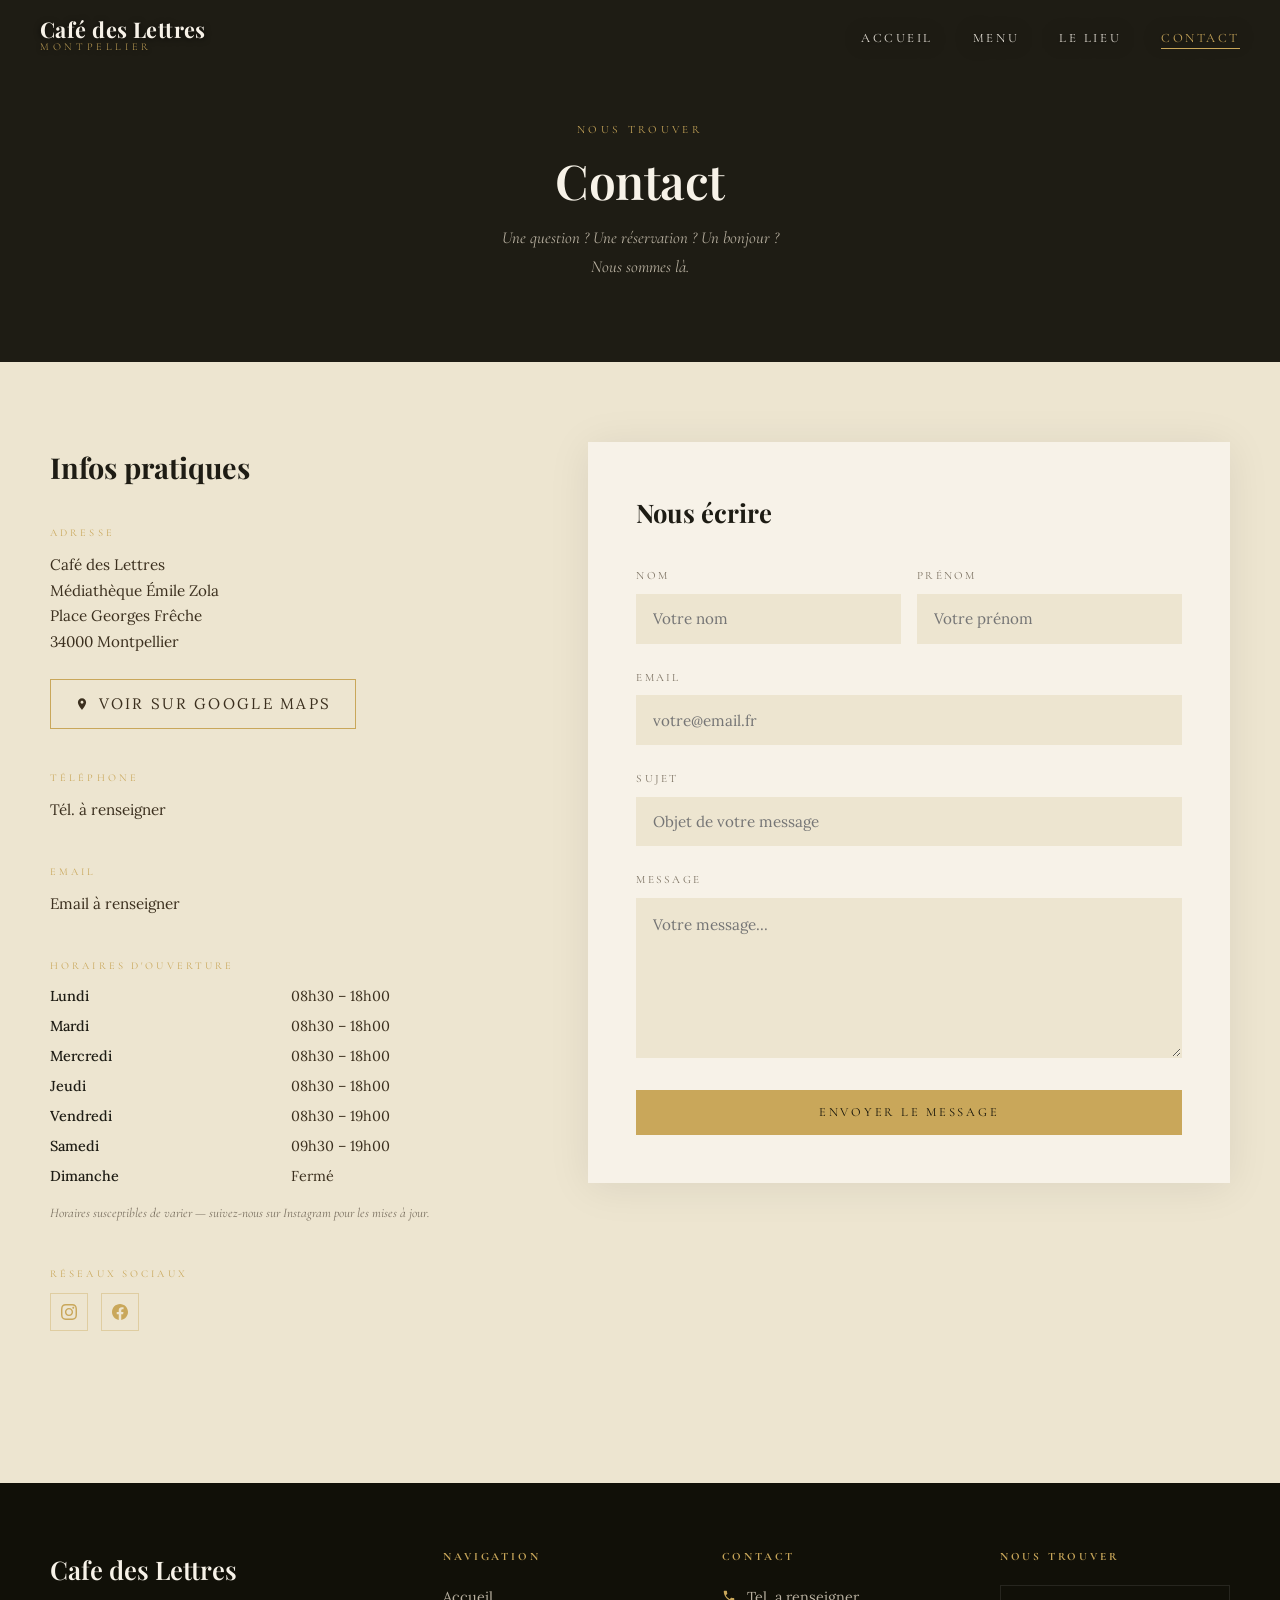
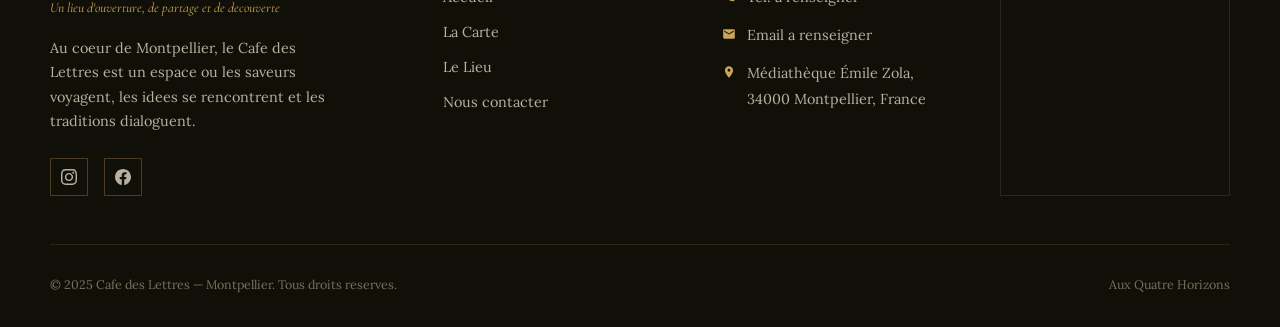
<file: site/contact.html>
<!DOCTYPE html>
<html lang="fr">
<head>
  <meta charset="UTF-8" />
  <meta name="viewport" content="width=device-width, initial-scale=1.0" />
  <meta name="description" content="Contactez le Café des Lettres à Montpellier — adresse, horaires, formulaire de contact." />
  <title>Contact — Café des Lettres</title>
  <link rel="stylesheet" href="css/style.css" />
</head>
<body>

  <div id="navbar-placeholder"></div>

  <main>

    <!-- HERO -->
    <div class="contact-hero">
      <span class="section-label">Nous trouver</span>
      <h1 class="section-title">Contact</h1>
      <p>Une question ? Une réservation ? Un bonjour ?<br>Nous sommes là.</p>
    </div>

    <!-- CONTENU CONTACT -->
    <section class="contact-section">
      <div class="contact-inner">

        <!-- INFOS PRATIQUES -->
        <div class="contact-info reveal">
          <h2>Infos pratiques</h2>

          <div class="info-block">
            <span class="info-block-label">Adresse</span>
            <p>
              Café des Lettres<br />
              Médiathèque Émile Zola<br />
              Place Georges Frêche<br />
              34000 Montpellier
            </p>
            <a href="https://www.google.com/maps/place/Médiathèque+Emile+Zola/@43.5999,3.8954" target="_blank" rel="noopener" class="maps-btn">
              <svg viewBox="0 0 24 24"><path d="M12 2C8.13 2 5 5.13 5 9c0 5.25 7 13 7 13s7-7.75 7-13c0-3.87-3.13-7-7-7zm0 9.5c-1.38 0-2.5-1.12-2.5-2.5s1.12-2.5 2.5-2.5 2.5 1.12 2.5 2.5-1.12 2.5-2.5 2.5z"/></svg>
              Voir sur Google Maps
            </a>
          </div>

          <div class="info-block">
            <span class="info-block-label">Téléphone</span>
            <p><a href="tel:+33000000000">Tél. à renseigner</a></p>
          </div>

          <div class="info-block">
            <span class="info-block-label">Email</span>
            <p><a href="mailto:contact@exemple.fr">Email à renseigner</a></p>
          </div>

          <div class="info-block">
            <span class="info-block-label">Horaires d'ouverture</span>
            <div class="horaires-grid">

              <span class="horaire-jour">Lundi</span>
              <span data-hour-key="lundi">08h30 – 18h00</span>

              <span class="horaire-jour">Mardi</span>
              <span data-hour-key="mardi">08h30 – 18h00</span>

              <span class="horaire-jour">Mercredi</span>
              <span data-hour-key="mercredi">08h30 – 18h00</span>

              <span class="horaire-jour">Jeudi</span>
              <span data-hour-key="jeudi">08h30 – 18h00</span>

              <span class="horaire-jour">Vendredi</span>
              <span data-hour-key="vendredi">08h30 – 19h00</span>

              <span class="horaire-jour">Samedi</span>
              <span data-hour-key="samedi">09h30 – 19h00</span>

              <span class="horaire-jour">Dimanche</span>
              <span data-hour-key="dimanche">Fermé</span>

            </div>
            <p style="font-size:0.82rem;color:var(--gris);margin-top:0.8rem;font-family:var(--font-fin);font-style:italic;">
              Horaires susceptibles de varier — suivez-nous sur Instagram pour les mises à jour.
            </p>
          </div>

          <!-- Réseaux sociaux -->
          <div class="info-block">
            <span class="info-block-label">Réseaux sociaux</span>
            <div style="display:flex;gap:0.8rem;margin-top:0.5rem;">
              <a href="https://www.instagram.com/cafedeslettres_montpellier?igsh=aW03Z2tvd2kzcmxj" class="social-link" aria-label="Instagram" style="border-color:rgba(201,167,90,0.4);">
                <svg viewBox="0 0 24 24" style="width:16px;height:16px;fill:var(--or);"><path d="M12 2.163c3.204 0 3.584.012 4.85.07 3.252.148 4.771 1.691 4.919 4.919.058 1.265.069 1.645.069 4.849 0 3.205-.012 3.584-.069 4.849-.149 3.225-1.664 4.771-4.919 4.919-1.266.058-1.644.07-4.85.07-3.204 0-3.584-.012-4.849-.07-3.26-.149-4.771-1.699-4.919-4.92-.058-1.265-.07-1.644-.07-4.849 0-3.204.013-3.583.07-4.849.149-3.227 1.664-4.771 4.919-4.919 1.266-.057 1.645-.069 4.849-.069zm0-2.163c-3.259 0-3.667.014-4.947.072-4.358.2-6.78 2.618-6.98 6.98-.059 1.281-.073 1.689-.073 4.948 0 3.259.014 3.668.072 4.948.2 4.358 2.618 6.78 6.98 6.98 1.281.058 1.689.072 4.948.072 3.259 0 3.668-.014 4.948-.072 4.354-.2 6.782-2.618 6.979-6.98.059-1.28.073-1.689.073-4.948 0-3.259-.014-3.667-.072-4.947-.196-4.354-2.617-6.78-6.979-6.98-1.281-.059-1.69-.073-4.949-.073zm0 5.838c-3.403 0-6.162 2.759-6.162 6.162s2.759 6.163 6.162 6.163 6.162-2.759 6.162-6.163c0-3.403-2.759-6.162-6.162-6.162zm0 10.162c-2.209 0-4-1.79-4-4 0-2.209 1.791-4 4-4s4 1.791 4 4c0 2.21-1.791 4-4 4zm6.406-11.845c-.796 0-1.441.645-1.441 1.44s.645 1.44 1.441 1.44c.795 0 1.439-.645 1.439-1.44s-.644-1.44-1.439-1.44z"/></svg>
              </a>
              <a href="https://www.facebook.com/share/17Grah9FSA/" class="social-link" aria-label="Facebook" style="border-color:rgba(201,167,90,0.4);">
                <svg viewBox="0 0 24 24" style="width:16px;height:16px;fill:var(--or);"><path d="M24 12.073c0-6.627-5.373-12-12-12s-12 5.373-12 12c0 5.99 4.388 10.954 10.125 11.854v-8.385H7.078v-3.47h3.047V9.43c0-3.007 1.792-4.669 4.533-4.669 1.312 0 2.686.235 2.686.235v2.953H15.83c-1.491 0-1.956.925-1.956 1.874v2.25h3.328l-.532 3.47h-2.796v8.385C19.612 23.027 24 18.062 24 12.073z"/></svg>
              </a>
            </div>
          </div>
        </div>

        <!-- FORMULAIRE -->
        <div class="contact-form-wrap reveal reveal-delay-1">
          <h2>Nous écrire</h2>

          <form id="contactForm" novalidate>
            <div class="form-row">
              <div class="form-group">
                <label for="nom">Nom</label>
                <input type="text" id="nom" name="nom" placeholder="Votre nom" required />
              </div>
              <div class="form-group">
                <label for="prenom">Prénom</label>
                <input type="text" id="prenom" name="prenom" placeholder="Votre prénom" />
              </div>
            </div>

            <div class="form-group">
              <label for="email">Email</label>
              <input type="email" id="email" name="email" placeholder="votre@email.fr" required />
            </div>

            <div class="form-group">
              <label for="sujet">Sujet</label>
              <input type="text" id="sujet" name="sujet" placeholder="Objet de votre message" />
            </div>

            <div class="form-group">
              <label for="message">Message</label>
              <textarea id="message" name="message" placeholder="Votre message..." required></textarea>
            </div>

            <button type="submit" class="btn btn-primary" style="width:100%;text-align:center;justify-content:center;">
              Envoyer le message
            </button>

            <div class="form-success" id="formSuccess">
              Merci pour votre message ! Nous vous répondrons dans les plus brefs délais.
            </div>
          </form>
        </div>

      </div>
    </section>

  </main>

  <div id="footer-placeholder"></div>
  <script src="js/main.js"></script>
</body>
</html>
</file>
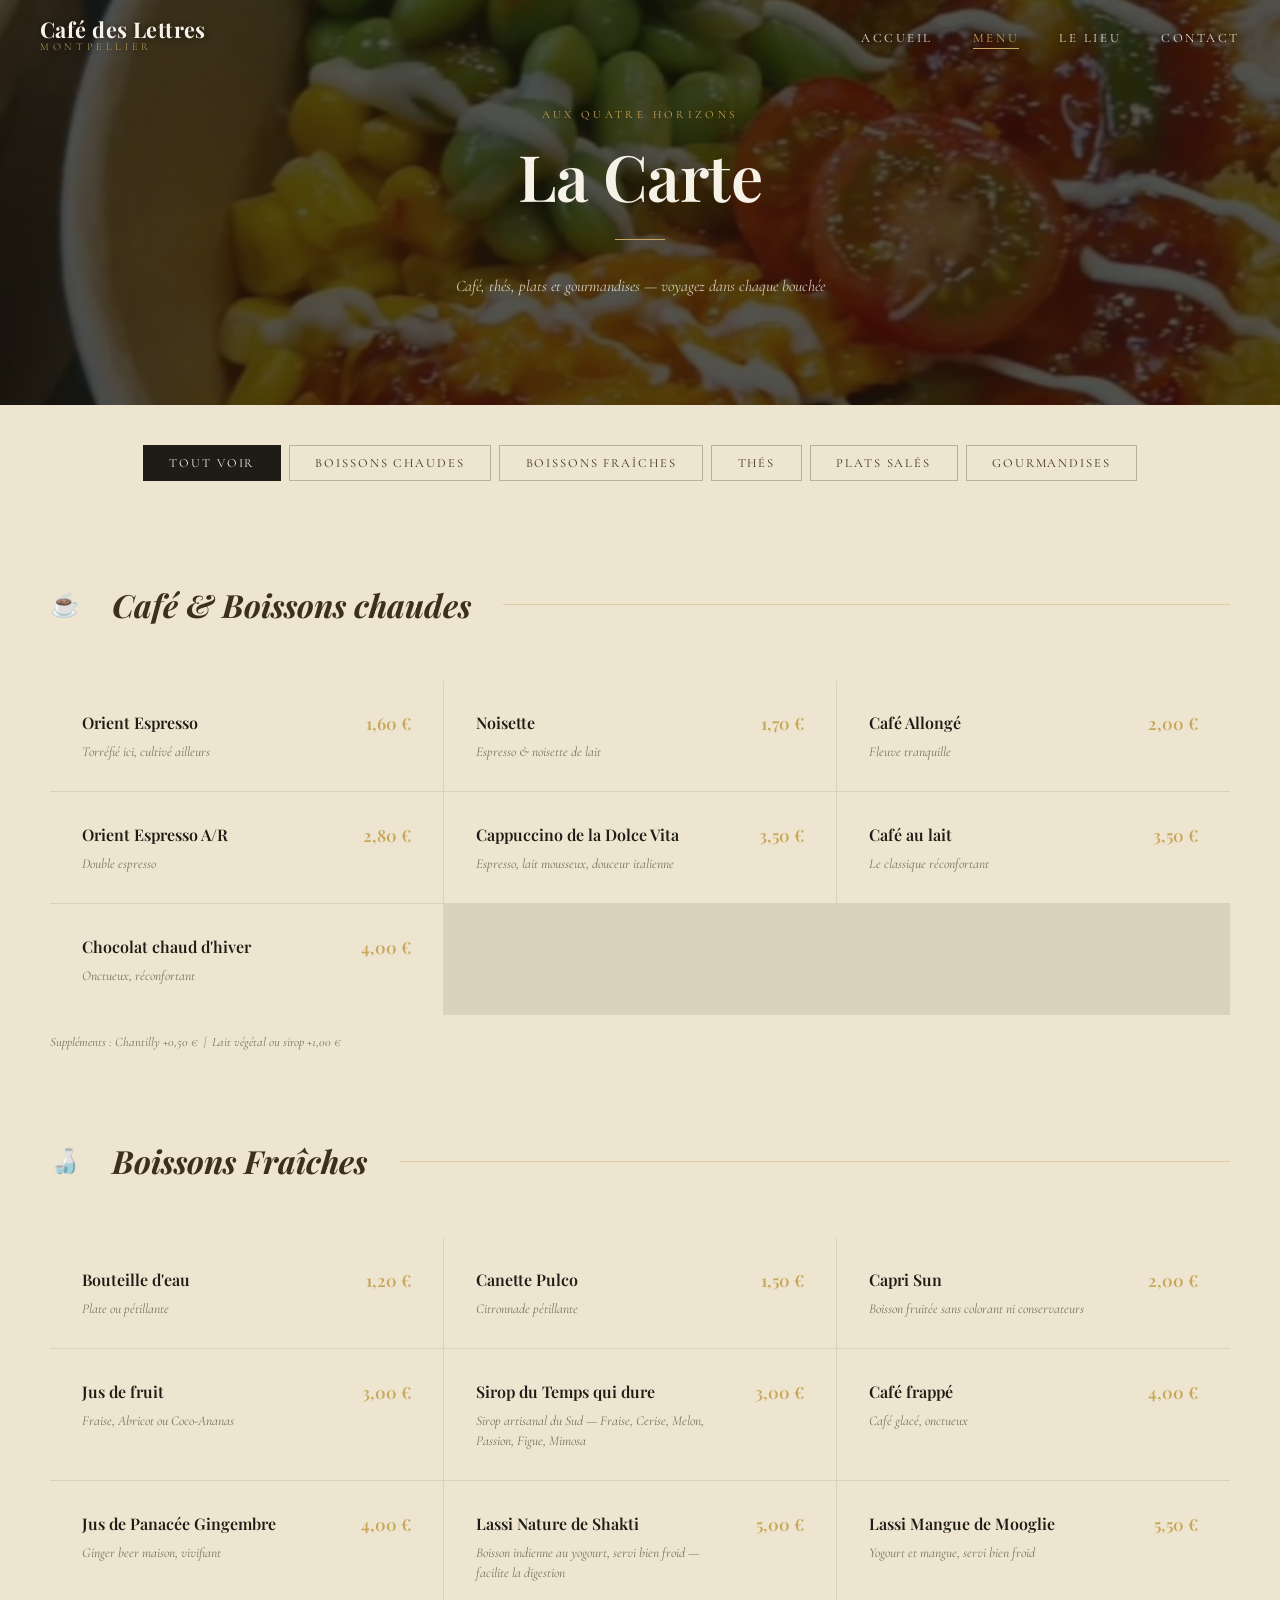
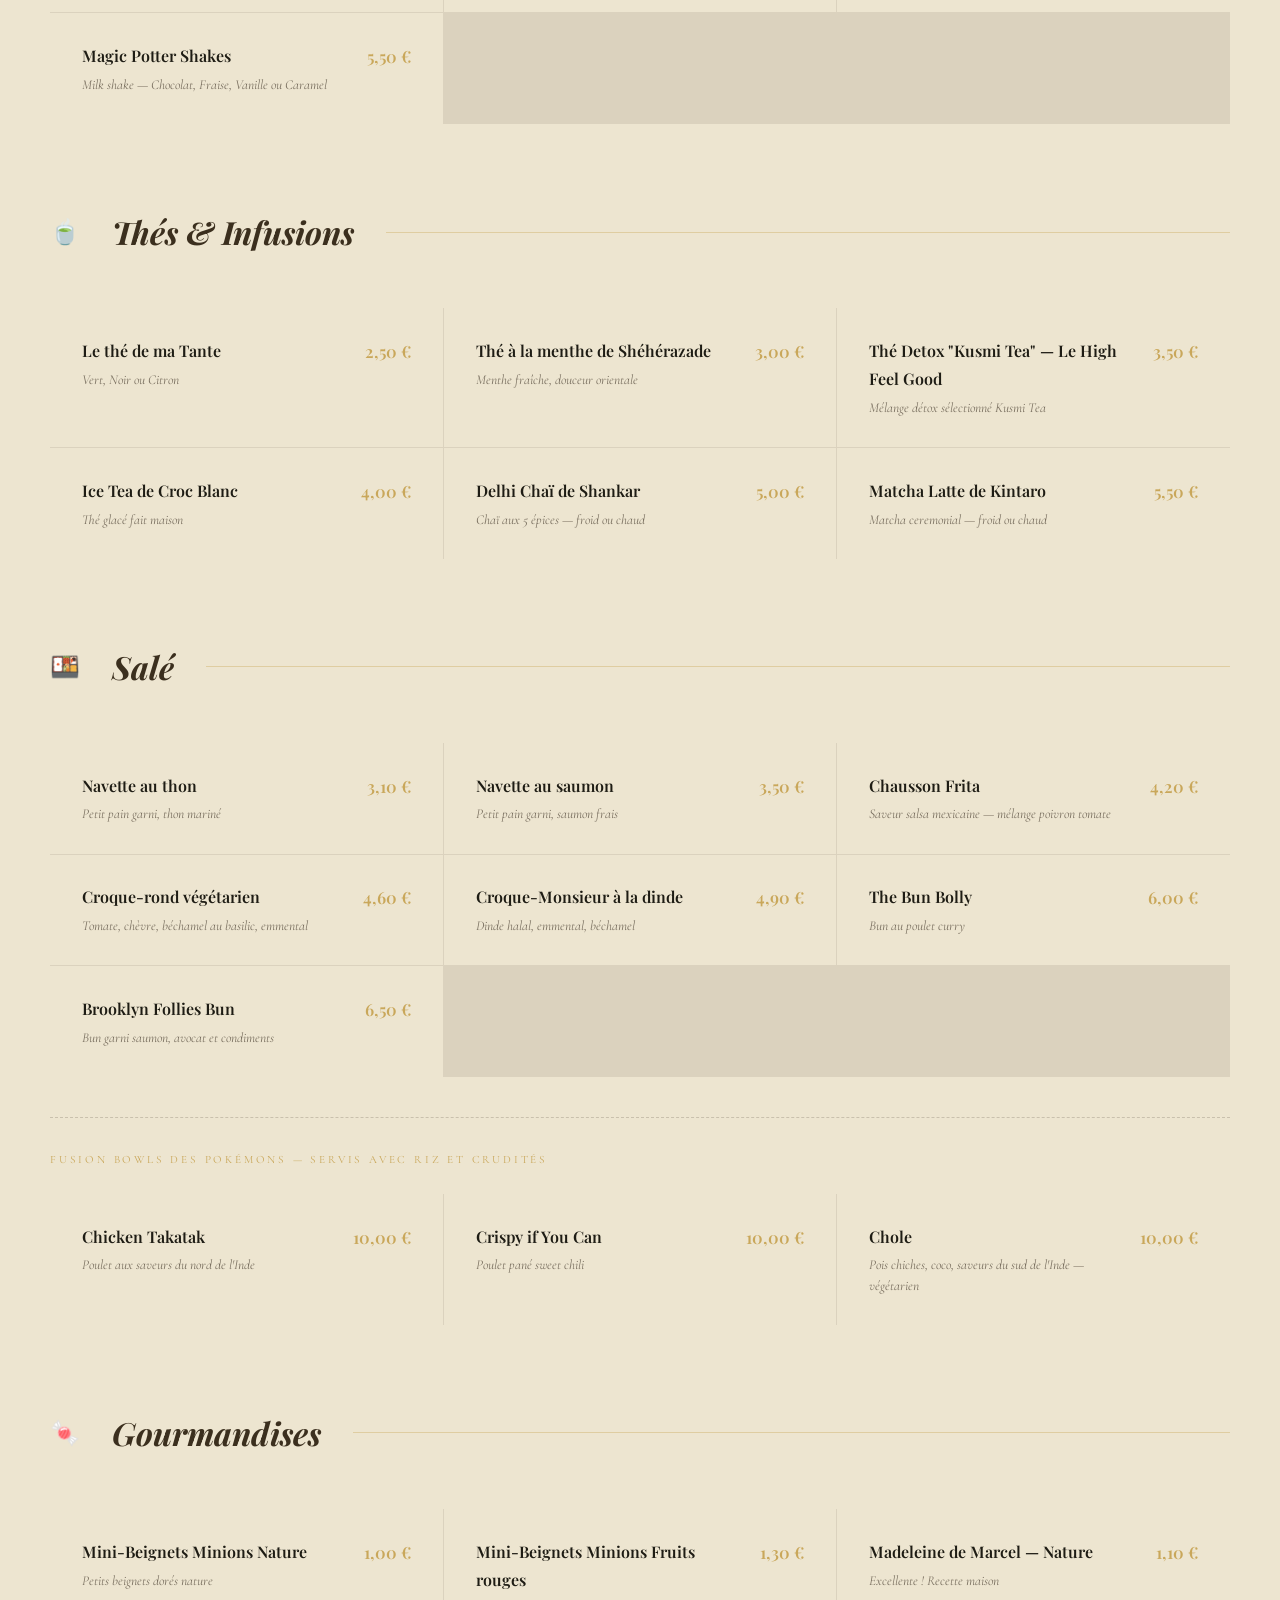
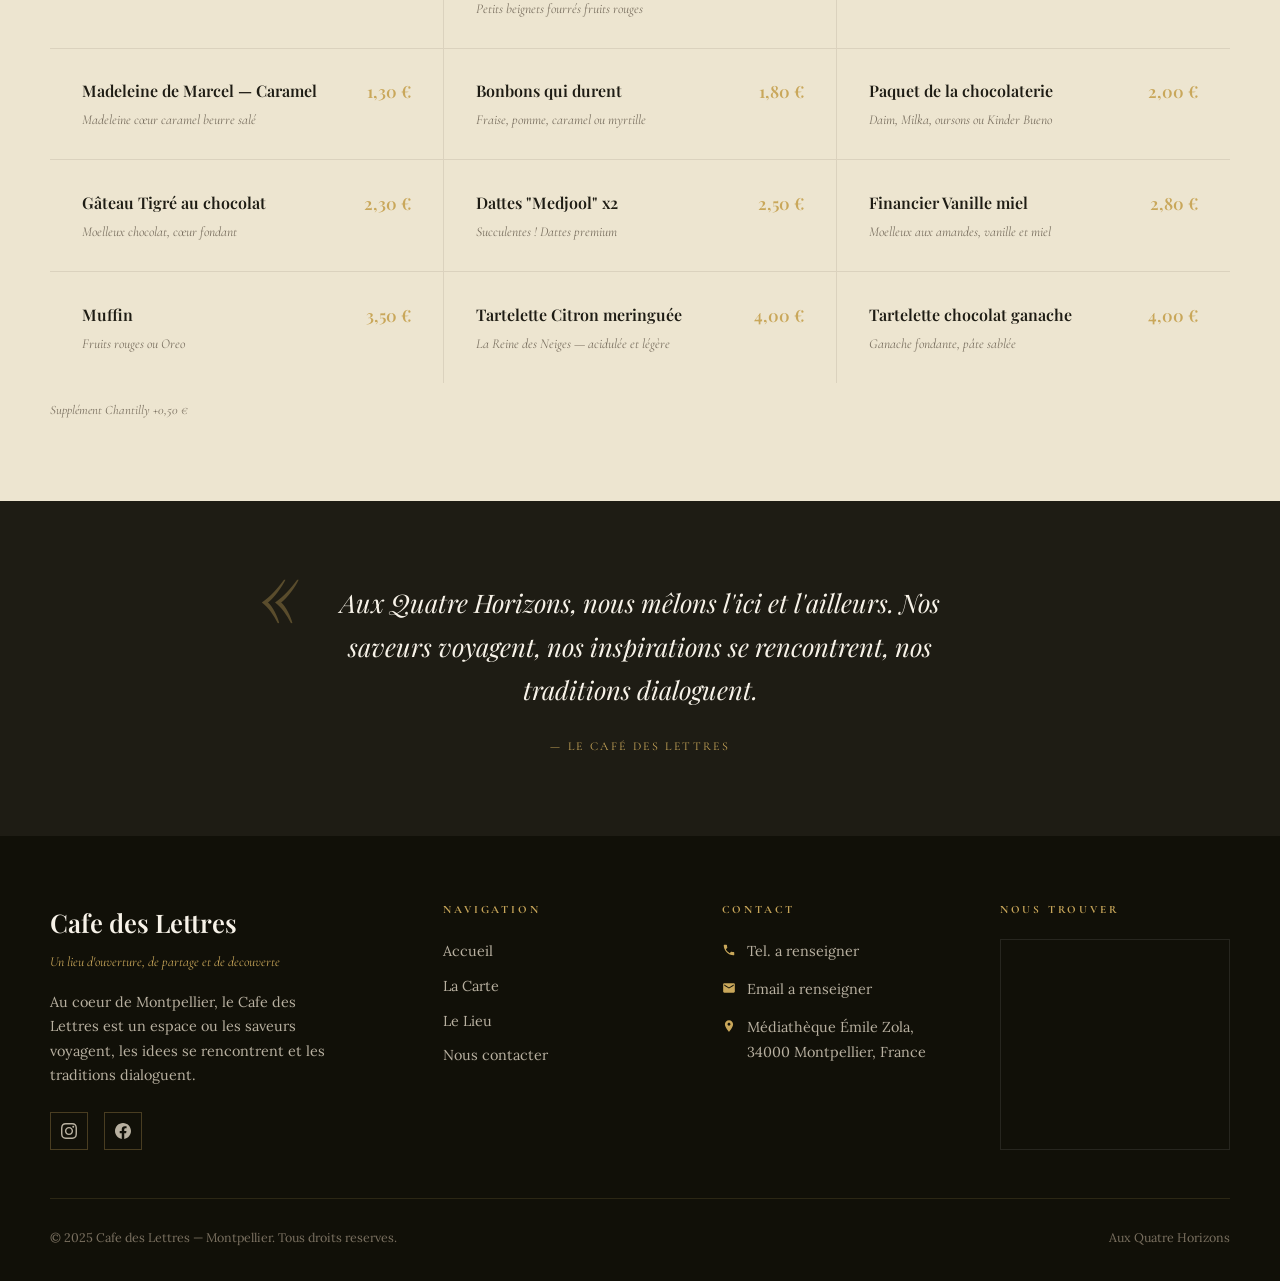
<file: site/menu.html>
<!DOCTYPE html>
<html lang="fr">
<head>
  <meta charset="UTF-8" />
  <meta name="viewport" content="width=device-width, initial-scale=1.0" />
  <meta name="description" content="La carte du Café des Lettres — Boissons, plats et gourmandises à Montpellier." />
  <title>La Carte — Café des Lettres</title>
  <link rel="stylesheet" href="css/style.css" />
</head>
<body>

  <div id="navbar-placeholder"></div>

  <main>

    <!-- HERO MENU -->
    <div class="menu-hero page-hero-padded">
      <div class="menu-hero-content">
        <span class="section-label">Aux Quatre Horizons</span>
        <h1 class="section-title">La Carte</h1>
        <div class="divider divider-center"></div>
        <p style="font-family:var(--font-fin);font-style:italic;color:rgba(247,242,232,0.8);font-size:1rem;">
          Café, thés, plats et gourmandises — voyagez dans chaque bouchée
        </p>
      </div>
    </div>

    <!-- FILTRES -->
    <div class="menu-filters">
      <button class="filter-btn active" data-filter="all">Tout voir</button>
      <button class="filter-btn" data-filter="boissons-chaudes">Boissons chaudes</button>
      <button class="filter-btn" data-filter="boissons-fraiches">Boissons fraîches</button>
      <button class="filter-btn" data-filter="the">Thés</button>
      <button class="filter-btn" data-filter="sale">Plats salés</button>
      <button class="filter-btn" data-filter="gourmandises">Gourmandises</button>
    </div>

    <!-- CONTENU MENU -->
    <section class="menu-section">

      <!-- ═══ BOISSONS CHAUDES ═══ -->
      <div class="menu-category reveal" data-category="boissons-chaudes">
        <div class="category-header">
          <span class="category-icon">&#9749;</span>
          <h2 class="category-title">Café &amp; Boissons chaudes</h2>
        </div>
        <div class="menu-grid">

          <div class="menu-item">
            <div class="menu-item-info">
              <div class="menu-item-name">Orient Espresso</div>
              <div class="menu-item-desc">Torréfié ici, cultivé ailleurs</div>
            </div>
            <div class="menu-item-price" data-price-key="orient-espresso">1,60 €</div>
          </div>

          <div class="menu-item">
            <div class="menu-item-info">
              <div class="menu-item-name">Noisette</div>
              <div class="menu-item-desc">Espresso &amp; noisette de lait</div>
            </div>
            <div class="menu-item-price" data-price-key="noisette">1,70 €</div>
          </div>

          <div class="menu-item">
            <div class="menu-item-info">
              <div class="menu-item-name">Café Allongé</div>
              <div class="menu-item-desc">Fleuve tranquille</div>
            </div>
            <div class="menu-item-price" data-price-key="cafe-allonge">2,00 €</div>
          </div>

          <div class="menu-item">
            <div class="menu-item-info">
              <div class="menu-item-name">Orient Espresso A/R</div>
              <div class="menu-item-desc">Double espresso</div>
            </div>
            <div class="menu-item-price" data-price-key="orient-espresso-ar">2,80 €</div>
          </div>

          <div class="menu-item">
            <div class="menu-item-info">
              <div class="menu-item-name">Cappuccino de la Dolce Vita</div>
              <div class="menu-item-desc">Espresso, lait mousseux, douceur italienne</div>
            </div>
            <div class="menu-item-price" data-price-key="cappuccino">3,50 €</div>
          </div>

          <div class="menu-item">
            <div class="menu-item-info">
              <div class="menu-item-name">Café au lait</div>
              <div class="menu-item-desc">Le classique réconfortant</div>
            </div>
            <div class="menu-item-price" data-price-key="cafe-au-lait">3,50 €</div>
          </div>

          <div class="menu-item">
            <div class="menu-item-info">
              <div class="menu-item-name">Chocolat chaud d'hiver</div>
              <div class="menu-item-desc">Onctueux, réconfortant</div>
            </div>
            <div class="menu-item-price" data-price-key="chocolat-chaud">4,00 €</div>
          </div>

        </div>
        <p style="font-family:var(--font-fin);font-size:0.8rem;color:var(--gris);margin-top:1rem;font-style:italic;">
          Suppléments : Chantilly <span data-price-key="suppl-chantilly">+0,50 €</span> &nbsp;|&nbsp; Lait végétal ou sirop <span data-price-key="suppl-vegetal">+1,00 €</span>
        </p>
      </div>

      <!-- ═══ BOISSONS FRAÎCHES ═══ -->
      <div class="menu-category reveal" data-category="boissons-fraiches">
        <div class="category-header">
          <span class="category-icon">&#127862;</span>
          <h2 class="category-title">Boissons Fraîches</h2>
        </div>
        <div class="menu-grid">

          <div class="menu-item">
            <div class="menu-item-info">
              <div class="menu-item-name">Bouteille d'eau</div>
              <div class="menu-item-desc">Plate ou pétillante</div>
            </div>
            <div class="menu-item-price" data-price-key="eau">1,20 €</div>
          </div>

          <div class="menu-item">
            <div class="menu-item-info">
              <div class="menu-item-name">Canette Pulco</div>
              <div class="menu-item-desc">Citronnade pétillante</div>
            </div>
            <div class="menu-item-price" data-price-key="canette-pulco">1,50 €</div>
          </div>

          <div class="menu-item">
            <div class="menu-item-info">
              <div class="menu-item-name">Capri Sun</div>
              <div class="menu-item-desc">Boisson fruitée sans colorant ni conservateurs</div>
            </div>
            <div class="menu-item-price" data-price-key="capri-sun">2,00 €</div>
          </div>

          <div class="menu-item">
            <div class="menu-item-info">
              <div class="menu-item-name">Jus de fruit</div>
              <div class="menu-item-desc">Fraise, Abricot ou Coco-Ananas</div>
            </div>
            <div class="menu-item-price" data-price-key="jus-fruit">3,00 €</div>
          </div>

          <div class="menu-item">
            <div class="menu-item-info">
              <div class="menu-item-name">Sirop du Temps qui dure</div>
              <div class="menu-item-desc">Sirop artisanal du Sud — Fraise, Cerise, Melon, Passion, Figue, Mimosa</div>
            </div>
            <div class="menu-item-price" data-price-key="sirop">3,00 €</div>
          </div>

          <div class="menu-item">
            <div class="menu-item-info">
              <div class="menu-item-name">Café frappé</div>
              <div class="menu-item-desc">Café glacé, onctueux</div>
            </div>
            <div class="menu-item-price" data-price-key="cafe-frappe">4,00 €</div>
          </div>

          <div class="menu-item">
            <div class="menu-item-info">
              <div class="menu-item-name">Jus de Panacée Gingembre</div>
              <div class="menu-item-desc">Ginger beer maison, vivifiant</div>
            </div>
            <div class="menu-item-price" data-price-key="ginger-beer">4,00 €</div>
          </div>

          <div class="menu-item">
            <div class="menu-item-info">
              <div class="menu-item-name">Lassi Nature de Shakti</div>
              <div class="menu-item-desc">Boisson indienne au yogourt, servi bien froid — facilite la digestion</div>
            </div>
            <div class="menu-item-price" data-price-key="lassi-nature">5,00 €</div>
          </div>

          <div class="menu-item">
            <div class="menu-item-info">
              <div class="menu-item-name">Lassi Mangue de Mooglie</div>
              <div class="menu-item-desc">Yogourt et mangue, servi bien froid</div>
            </div>
            <div class="menu-item-price" data-price-key="lassi-mangue">5,50 €</div>
          </div>

          <div class="menu-item">
            <div class="menu-item-info">
              <div class="menu-item-name">Magic Potter Shakes</div>
              <div class="menu-item-desc">Milk shake — Chocolat, Fraise, Vanille ou Caramel</div>
            </div>
            <div class="menu-item-price" data-price-key="milk-shake">5,50 €</div>
          </div>

        </div>
      </div>

      <!-- ═══ THÉS ═══ -->
      <div class="menu-category reveal" data-category="the">
        <div class="category-header">
          <span class="category-icon">&#127861;</span>
          <h2 class="category-title">Thés &amp; Infusions</h2>
        </div>
        <div class="menu-grid">

          <div class="menu-item">
            <div class="menu-item-info">
              <div class="menu-item-name">Le thé de ma Tante</div>
              <div class="menu-item-desc">Vert, Noir ou Citron</div>
            </div>
            <div class="menu-item-price" data-price-key="the-tante">2,50 €</div>
          </div>

          <div class="menu-item">
            <div class="menu-item-info">
              <div class="menu-item-name">Thé à la menthe de Shéhérazade</div>
              <div class="menu-item-desc">Menthe fraîche, douceur orientale</div>
            </div>
            <div class="menu-item-price" data-price-key="the-menthe">3,00 €</div>
          </div>

          <div class="menu-item">
            <div class="menu-item-info">
              <div class="menu-item-name">Thé Detox "Kusmi Tea" — Le High Feel Good</div>
              <div class="menu-item-desc">Mélange détox sélectionné Kusmi Tea</div>
            </div>
            <div class="menu-item-price" data-price-key="the-detox">3,50 €</div>
          </div>

          <div class="menu-item">
            <div class="menu-item-info">
              <div class="menu-item-name">Ice Tea de Croc Blanc</div>
              <div class="menu-item-desc">Thé glacé fait maison</div>
            </div>
            <div class="menu-item-price" data-price-key="ice-tea">4,00 €</div>
          </div>

          <div class="menu-item">
            <div class="menu-item-info">
              <div class="menu-item-name">Delhi Chaï de Shankar</div>
              <div class="menu-item-desc">Chaï aux 5 épices — froid ou chaud</div>
            </div>
            <div class="menu-item-price" data-price-key="chai">5,00 €</div>
          </div>

          <div class="menu-item">
            <div class="menu-item-info">
              <div class="menu-item-name">Matcha Latte de Kintaro</div>
              <div class="menu-item-desc">Matcha ceremonial — froid ou chaud</div>
            </div>
            <div class="menu-item-price" data-price-key="matcha">5,50 €</div>
          </div>

        </div>
      </div>

      <!-- ═══ PLATS SALÉS ═══ -->
      <div class="menu-category reveal" data-category="sale">
        <div class="category-header">
          <span class="category-icon">&#127857;</span>
          <h2 class="category-title">Salé</h2>
        </div>
        <div class="menu-grid">

          <div class="menu-item">
            <div class="menu-item-info">
              <div class="menu-item-name">Navette au thon</div>
              <div class="menu-item-desc">Petit pain garni, thon mariné</div>
            </div>
            <div class="menu-item-price" data-price-key="navette-thon">3,10 €</div>
          </div>

          <div class="menu-item">
            <div class="menu-item-info">
              <div class="menu-item-name">Navette au saumon</div>
              <div class="menu-item-desc">Petit pain garni, saumon frais</div>
            </div>
            <div class="menu-item-price" data-price-key="navette-saumon">3,50 €</div>
          </div>

          <div class="menu-item">
            <div class="menu-item-info">
              <div class="menu-item-name">Chausson Frita</div>
              <div class="menu-item-desc">Saveur salsa mexicaine — mélange poivron tomate</div>
            </div>
            <div class="menu-item-price" data-price-key="chausson-frita">4,20 €</div>
          </div>

          <div class="menu-item">
            <div class="menu-item-info">
              <div class="menu-item-name">Croque-rond végétarien</div>
              <div class="menu-item-desc">Tomate, chèvre, béchamel au basilic, emmental</div>
            </div>
            <div class="menu-item-price" data-price-key="croque-vegetarien">4,60 €</div>
          </div>

          <div class="menu-item">
            <div class="menu-item-info">
              <div class="menu-item-name">Croque-Monsieur à la dinde</div>
              <div class="menu-item-desc">Dinde halal, emmental, béchamel</div>
            </div>
            <div class="menu-item-price" data-price-key="croque-monsieur">4,90 €</div>
          </div>

          <div class="menu-item">
            <div class="menu-item-info">
              <div class="menu-item-name">The Bun Bolly</div>
              <div class="menu-item-desc">Bun au poulet curry</div>
            </div>
            <div class="menu-item-price" data-price-key="bun-bolly">6,00 €</div>
          </div>

          <div class="menu-item">
            <div class="menu-item-info">
              <div class="menu-item-name">Brooklyn Follies Bun</div>
              <div class="menu-item-desc">Bun garni saumon, avocat et condiments</div>
            </div>
            <div class="menu-item-price" data-price-key="brooklyn-bun">6,50 €</div>
          </div>

        </div>

        <!-- Sous-catégorie Fusion Bowls -->
        <div class="menu-subcategory">
          <div class="menu-subcategory-title">Fusion Bowls des Pokémons &mdash; servis avec riz et crudités</div>
          <div class="menu-grid">

            <div class="menu-item">
              <div class="menu-item-info">
                <div class="menu-item-name">Chicken Takatak</div>
                <div class="menu-item-desc">Poulet aux saveurs du nord de l'Inde</div>
              </div>
              <div class="menu-item-price" data-price-key="fusion-bowl">10,00 €</div>
            </div>

            <div class="menu-item">
              <div class="menu-item-info">
                <div class="menu-item-name">Crispy if You Can</div>
                <div class="menu-item-desc">Poulet pané sweet chili</div>
              </div>
              <div class="menu-item-price" data-price-key="fusion-bowl">10,00 €</div>
            </div>

            <div class="menu-item">
              <div class="menu-item-info">
                <div class="menu-item-name">Chole</div>
                <div class="menu-item-desc">Pois chiches, coco, saveurs du sud de l'Inde — végétarien</div>
              </div>
              <div class="menu-item-price" data-price-key="fusion-bowl">10,00 €</div>
            </div>

          </div>
        </div>
      </div>

      <!-- ═══ GOURMANDISES ═══ -->
      <div class="menu-category reveal" data-category="gourmandises">
        <div class="category-header">
          <span class="category-icon">&#127852;</span>
          <h2 class="category-title">Gourmandises</h2>
        </div>
        <div class="menu-grid">

          <div class="menu-item">
            <div class="menu-item-info">
              <div class="menu-item-name">Mini-Beignets Minions Nature</div>
              <div class="menu-item-desc">Petits beignets dorés nature</div>
            </div>
            <div class="menu-item-price" data-price-key="beignet-nature">1,00 €</div>
          </div>

          <div class="menu-item">
            <div class="menu-item-info">
              <div class="menu-item-name">Mini-Beignets Minions Fruits rouges</div>
              <div class="menu-item-desc">Petits beignets fourrés fruits rouges</div>
            </div>
            <div class="menu-item-price" data-price-key="beignet-fruits-rouges">1,30 €</div>
          </div>

          <div class="menu-item">
            <div class="menu-item-info">
              <div class="menu-item-name">Madeleine de Marcel — Nature</div>
              <div class="menu-item-desc">Excellente ! Recette maison</div>
            </div>
            <div class="menu-item-price" data-price-key="madeleine-nature">1,10 €</div>
          </div>

          <div class="menu-item">
            <div class="menu-item-info">
              <div class="menu-item-name">Madeleine de Marcel — Caramel</div>
              <div class="menu-item-desc">Madeleine cœur caramel beurre salé</div>
            </div>
            <div class="menu-item-price" data-price-key="madeleine-caramel">1,30 €</div>
          </div>

          <div class="menu-item">
            <div class="menu-item-info">
              <div class="menu-item-name">Bonbons qui durent</div>
              <div class="menu-item-desc">Fraise, pomme, caramel ou myrtille</div>
            </div>
            <div class="menu-item-price" data-price-key="bonbons">1,80 €</div>
          </div>

          <div class="menu-item">
            <div class="menu-item-info">
              <div class="menu-item-name">Paquet de la chocolaterie</div>
              <div class="menu-item-desc">Daim, Milka, oursons ou Kinder Bueno</div>
            </div>
            <div class="menu-item-price" data-price-key="chocolaterie">2,00 €</div>
          </div>

          <div class="menu-item">
            <div class="menu-item-info">
              <div class="menu-item-name">Gâteau Tigré au chocolat</div>
              <div class="menu-item-desc">Moelleux chocolat, cœur fondant</div>
            </div>
            <div class="menu-item-price" data-price-key="gateau-tigre">2,30 €</div>
          </div>

          <div class="menu-item">
            <div class="menu-item-info">
              <div class="menu-item-name">Dattes "Medjool" x2</div>
              <div class="menu-item-desc">Succulentes ! Dattes premium</div>
            </div>
            <div class="menu-item-price" data-price-key="dattes">2,50 €</div>
          </div>

          <div class="menu-item">
            <div class="menu-item-info">
              <div class="menu-item-name">Financier Vanille miel</div>
              <div class="menu-item-desc">Moelleux aux amandes, vanille et miel</div>
            </div>
            <div class="menu-item-price" data-price-key="financier">2,80 €</div>
          </div>

          <div class="menu-item">
            <div class="menu-item-info">
              <div class="menu-item-name">Muffin</div>
              <div class="menu-item-desc">Fruits rouges ou Oreo</div>
            </div>
            <div class="menu-item-price" data-price-key="muffin">3,50 €</div>
          </div>

          <div class="menu-item">
            <div class="menu-item-info">
              <div class="menu-item-name">Tartelette Citron meringuée</div>
              <div class="menu-item-desc">La Reine des Neiges — acidulée et légère</div>
            </div>
            <div class="menu-item-price" data-price-key="tartelette-citron">4,00 €</div>
          </div>

          <div class="menu-item">
            <div class="menu-item-info">
              <div class="menu-item-name">Tartelette chocolat ganache</div>
              <div class="menu-item-desc">Ganache fondante, pâte sablée</div>
            </div>
            <div class="menu-item-price" data-price-key="tartelette-chocolat">4,00 €</div>
          </div>

        </div>
        <p style="font-family:var(--font-fin);font-size:0.8rem;color:var(--gris);margin-top:1rem;font-style:italic;">
          Supplément Chantilly <span data-price-key="suppl-chantilly">+0,50 €</span>
        </p>
      </div>

    </section>

    <!-- PHILOSOPHIE -->
    <div class="menu-philosophy">
      <blockquote>
        Aux Quatre Horizons, nous mêlons l'ici et l'ailleurs. Nos saveurs voyagent, nos inspirations se rencontrent, nos traditions dialoguent.
        <cite>— Le Café des Lettres</cite>
      </blockquote>
    </div>

  </main>

  <div id="footer-placeholder"></div>
  <script src="js/main.js"></script>
</body>
</html>
</file>
<file: css/style.css>
/* =========================================
   CAFÉ DES LETTRES — Stylesheet
   Design: Éditoriale française, raffinée
   ========================================= */

/* --- Google Fonts Import --- */
@import url('https://fonts.googleapis.com/css2?family=Playfair+Display:ital,wght@0,400;0,600;0,700;1,400;1,600&family=Lora:ital,wght@0,400;0,500;1,400&family=Cormorant+Garamond:ital,wght@0,300;0,400;1,300;1,400&display=swap');

/* --- CSS Variables --- */
:root {
  --noir:       #111008;
  --encre:      #1e1c14;
  --brun:       #3b2f1e;
  --or:         #c9a75a;
  --or-clair:   #e6c97a;
  --creme:      #f7f2e8;
  --parchemin:  #ede5d0;
  --gris:       #7a7060;
  --gris-clair: #b8b0a0;

  --font-titre:  'Playfair Display', Georgia, serif;
  --font-corps:  'Lora', Georgia, serif;
  --font-fin:    'Cormorant Garamond', Georgia, serif;

  --max-width: 1180px;
  --transition: 0.35s cubic-bezier(0.4, 0, 0.2, 1);
}

/* --- Reset & Base --- */
*, *::before, *::after { box-sizing: border-box; margin: 0; padding: 0; }
html { scroll-behavior: smooth; font-size: 16px; }
body { font-family: var(--font-corps); background-color: var(--creme); color: var(--encre); line-height: 1.75; -webkit-font-smoothing: antialiased; }
img { max-width: 100%; display: block; }
a { color: inherit; text-decoration: none; }
ul { list-style: none; }

/* =========================================
   NAVBAR
   ========================================= */
.navbar {
  position: fixed; top: 0; left: 0; right: 0; z-index: 1000;
  display: flex; align-items: center; justify-content: space-between;
  padding: 1.2rem 2.5rem;
  background: transparent;
  transition: background var(--transition), padding var(--transition), box-shadow var(--transition);
}
.navbar.scrolled {
  background: rgba(17, 16, 8, 0.97);
  backdrop-filter: blur(8px);
  padding: 0.8rem 2.5rem;
  box-shadow: 0 1px 0 rgba(201, 167, 90, 0.15);
}
.nav-logo { display: flex; flex-direction: column; line-height: 1; }
.nav-logo .logo-main { font-family: var(--font-titre); font-size: 1.35rem; font-weight: 700; color: var(--creme); letter-spacing: 0.02em; text-shadow: 0 1px 6px rgba(0,0,0,0.7); }
.nav-logo .logo-sub { font-family: var(--font-fin); font-size: 0.65rem; font-weight: 300; color: var(--or); letter-spacing: 0.35em; text-transform: uppercase; margin-top: 1px; text-shadow: 0 1px 4px rgba(0,0,0,0.6); }
.nav-links { display: flex; gap: 2.5rem; align-items: center; }
.nav-links a { font-family: var(--font-fin); font-size: 0.8rem; font-weight: 400; letter-spacing: 0.2em; text-transform: uppercase; color: rgba(247,242,232,0.92); position: relative; transition: color var(--transition); text-shadow: 0 1px 6px rgba(0,0,0,0.7), 0 0 20px rgba(0,0,0,0.5); }
.nav-links a::after { content: ''; position: absolute; bottom: -3px; left: 0; width: 0; height: 1px; background: var(--or); transition: width var(--transition); }
.nav-links a:hover, .nav-links a.active { color: var(--or); }
.nav-links a:hover::after, .nav-links a.active::after { width: 100%; }
.nav-toggle { display: none; flex-direction: column; gap: 5px; cursor: pointer; padding: 4px; background: none; border: none; }
.nav-toggle span { display: block; width: 24px; height: 1px; background: var(--creme); transition: var(--transition); }
.nav-mobile { display: none; position: fixed; inset: 0; z-index: 999; background: var(--noir); flex-direction: column; align-items: center; justify-content: center; gap: 2.5rem; }
.nav-mobile.open { display: flex; }
.nav-mobile a { font-family: var(--font-titre); font-size: 2rem; font-weight: 400; color: var(--creme); transition: color var(--transition); }
.nav-mobile a:hover { color: var(--or); }
.nav-mobile-close { position: absolute; top: 1.5rem; right: 2rem; background: none; border: none; color: var(--creme); font-size: 1.8rem; cursor: pointer; line-height: 1; }
.nav-mobile-deco { width: 40px; height: 1px; background: var(--or); }

/* =========================================
   FOOTER
   ========================================= */
footer { background: var(--noir); color: var(--gris-clair); padding: 4rem 2rem 2rem; }
.footer-inner { max-width: var(--max-width); margin: 0 auto; display: grid; grid-template-columns: 1.5fr 1fr 1fr 1fr; gap: 3rem; padding-bottom: 3rem; border-bottom: 1px solid rgba(201,167,90,0.15); }
.footer-col-map { display: flex; flex-direction: column; }
.footer-map-box { flex: 1; min-height: 160px; overflow: hidden; border: 1px solid rgba(201,167,90,0.2); filter: grayscale(1) brightness(0.75) contrast(1.05); transition: filter 0.35s ease; }
.footer-map-box:hover { filter: grayscale(0.3) brightness(0.9) contrast(1); }
.footer-brand .brand-name { font-family: var(--font-titre); font-size: 1.6rem; color: var(--creme); font-weight: 600; }
.footer-brand .brand-tagline { font-family: var(--font-fin); font-size: 0.85rem; font-style: italic; color: var(--or); margin-top: 0.3rem; }
.footer-brand p { margin-top: 1rem; font-size: 0.9rem; line-height: 1.7; max-width: 280px; }
.footer-social { display: flex; gap: 1rem; margin-top: 1.5rem; }
.social-link { width: 38px; height: 38px; border: 1px solid rgba(201,167,90,0.3); display: flex; align-items: center; justify-content: center; transition: var(--transition); color: var(--gris-clair); }
.social-link:hover { background: var(--or); border-color: var(--or); color: var(--noir); }
.social-link svg { width: 16px; height: 16px; fill: currentColor; }
.footer-col h4 { font-family: var(--font-fin); font-size: 0.7rem; letter-spacing: 0.25em; text-transform: uppercase; color: var(--or); margin-bottom: 1.2rem; }
.footer-col ul li { margin-bottom: 0.6rem; font-size: 0.9rem; }
.footer-col ul li a:hover { color: var(--creme); }
.footer-contact-item { display: flex; align-items: flex-start; gap: 0.7rem; margin-bottom: 0.8rem; font-size: 0.9rem; }
.footer-contact-item svg { width: 14px; height: 14px; fill: var(--or); flex-shrink: 0; margin-top: 4px; }
.footer-bottom { max-width: var(--max-width); margin: 1.8rem auto 0; display: flex; justify-content: space-between; align-items: center; font-size: 0.78rem; color: var(--gris); }
.footer-bottom a:hover { color: var(--or); }

/* =========================================
   UTILITAIRES COMMUNS
   ========================================= */
.container { max-width: var(--max-width); margin: 0 auto; padding: 0 2rem; }
.section { padding: 6rem 2rem; }
.section-sm { padding: 4rem 2rem; }
.section-dark { background: var(--encre); color: var(--creme); }
.section-parchemin { background: var(--parchemin); }
.section-label { font-family: var(--font-fin); font-size: 0.7rem; letter-spacing: 0.3em; text-transform: uppercase; color: var(--or); display: block; margin-bottom: 0.8rem; }
.section-title { font-family: var(--font-titre); font-size: clamp(2rem,4vw,3rem); font-weight: 600; line-height: 1.2; letter-spacing: -0.01em; }
.section-title em { font-style: italic; color: var(--or); }
.divider { width: 50px; height: 1px; background: var(--or); margin: 1.5rem 0 2rem; }
.divider-center { margin-left: auto; margin-right: auto; }
.text-center { text-align: center; }

/* Boutons */
.btn { display: inline-block; padding: 0.9rem 2.2rem; font-family: var(--font-fin); font-size: 0.78rem; font-weight: 400; letter-spacing: 0.22em; text-transform: uppercase; cursor: pointer; border: none; transition: var(--transition); }
.btn-primary { background: var(--or); color: var(--noir); }
.btn-primary:hover { background: var(--or-clair); transform: translateY(-1px); box-shadow: 0 6px 20px rgba(201,167,90,0.3); }
.btn-outline { background: transparent; color: var(--creme); border: 1px solid rgba(247,242,232,0.5); }
.btn-outline:hover { border-color: var(--or); color: var(--or); }
.btn-dark { background: var(--encre); color: var(--creme); }
.btn-dark:hover { background: var(--brun); }

/* =========================================
   PAGE ACCUEIL — HERO
   ========================================= */
.hero { position: relative; height: 100vh; min-height: 600px; display: flex; align-items: center; justify-content: center; overflow: hidden; }
.hero-bg { position: absolute; inset: 0; background-image: url('../images/accueil.jpg'); background-size: cover; background-position: center 30%; transform: scale(1.05); animation: heroZoom 12s ease-out forwards; }
@keyframes heroZoom { to { transform: scale(1); } }
.hero-overlay { position: absolute; inset: 0; background: linear-gradient(to bottom, rgba(17,16,8,0.3) 0%, rgba(17,16,8,0.55) 50%, rgba(17,16,8,0.88) 100%); }
.hero-content { position: relative; z-index: 2; text-align: center; color: var(--creme); padding: 0 1.5rem; animation: fadeUp 1.2s ease-out 0.3s both; }
@keyframes fadeUp { from { opacity:0; transform:translateY(30px); } to { opacity:1; transform:translateY(0); } }
.hero-eyebrow { font-family: var(--font-fin); font-size: 0.7rem; letter-spacing: 0.4em; text-transform: uppercase; color: var(--or); margin-bottom: 1.2rem; display: block; }
.hero-title { font-family: var(--font-titre); font-size: clamp(3rem,8vw,6.5rem); font-weight: 700; line-height: 1.05; letter-spacing: -0.02em; margin-bottom: 0.4rem; }
.hero-title span { display: block; font-weight: 400; font-style: italic; font-size: 0.6em; color: var(--or-clair); letter-spacing: 0.05em; }
.hero-subtitle { font-family: var(--font-fin); font-size: clamp(1rem,2vw,1.25rem); font-weight: 300; font-style: italic; color: rgba(247,242,232,0.8); margin: 1.5rem auto 2.5rem; max-width: 480px; }
.hero-cta { display: flex; gap: 1.2rem; justify-content: center; flex-wrap: wrap; }
.hero-scroll { position: absolute; bottom: 2.5rem; left: 50%; transform: translateX(-50%); z-index: 2; display: flex; flex-direction: column; align-items: center; gap: 0.5rem; color: var(--or); font-family: var(--font-fin); font-size: 0.65rem; letter-spacing: 0.2em; text-transform: uppercase; animation: bounce 2.5s infinite; }
@keyframes bounce { 0%,100%{transform:translateX(-50%) translateY(0);} 50%{transform:translateX(-50%) translateY(8px);} }
.hero-scroll svg { width: 20px; fill: none; stroke: var(--or); stroke-width: 1.5; }

/* Intro section */
.intro-section { padding: 7rem 2rem; }
.intro-inner { max-width: var(--max-width); margin: 0 auto; display: grid; grid-template-columns: 1fr 1fr; gap: 5rem; align-items: center; }
.intro-text .intro-quote { font-family: var(--font-titre); font-size: 1.1rem; font-style: italic; color: var(--or); border-left: 2px solid var(--or); padding-left: 1.5rem; margin-bottom: 2rem; line-height: 1.7; }
.intro-text p { font-size: 1rem; color: var(--brun); margin-bottom: 1.2rem; line-height: 1.85; }
.intro-image { position: relative; }
.intro-image img { width: 100%; height: 520px; object-fit: cover; }
.intro-image::before { content: ''; position: absolute; top: -20px; right: -20px; bottom: 20px; left: 20px; border: 1px solid var(--or); z-index: -1; }

/* Features */
.features-section { padding: 5rem 2rem; background: var(--encre); }
.features-inner { max-width: var(--max-width); margin: 0 auto; display: grid; grid-template-columns: repeat(3,1fr); gap: 0; }
.feature-item { padding: 3rem 2.5rem; border-right: 1px solid rgba(201,167,90,0.15); text-align: center; transition: var(--transition); }
.feature-item:last-child { border-right: none; }
.feature-item:hover { background: rgba(201,167,90,0.05); }
.feature-icon { font-size: 2.2rem; margin-bottom: 1.2rem; }
.feature-item h3 { font-family: var(--font-titre); font-size: 1.2rem; color: var(--creme); margin-bottom: 0.8rem; }
.feature-item p { font-family: var(--font-fin); font-size: 0.95rem; color: var(--gris-clair); line-height: 1.7; }

/* CTA section */
.cta-section { padding: 7rem 2rem; background-image: url('../images/cafe_2.jpg'); background-size: cover; background-position: center; background-attachment: fixed; position: relative; text-align: center; }
.cta-section::before { content: ''; position: absolute; inset: 0; background: rgba(17,16,8,0.78); }
.cta-inner { position: relative; z-index: 1; max-width: 600px; margin: 0 auto; color: var(--creme); }
.cta-inner .section-title { color: var(--creme); margin-bottom: 1rem; }
.cta-inner p { font-family: var(--font-fin); font-size: 1.05rem; font-style: italic; color: rgba(247,242,232,0.8); margin-bottom: 2.5rem; }

/* =========================================
   PAGE MENU
   ========================================= */
.menu-hero { height: 45vh; min-height: 340px; background-image: url('../images/poke_bawl.jpg'); background-size: cover; background-position: center; display: flex; align-items: center; justify-content: center; position: relative; }
.menu-hero::before { content: ''; position: absolute; inset: 0; background: rgba(17,16,8,0.72); }
.menu-hero-content { position: relative; z-index: 1; text-align: center; color: var(--creme); }
.menu-hero-content .section-title { color: var(--creme); font-size: clamp(2.5rem,5vw,4rem); }

/* Filtres */
.menu-filters { padding: 2.5rem 2rem 1rem; display: flex; justify-content: center; gap: 0.5rem; flex-wrap: wrap; background: var(--parchemin); }
.filter-btn { padding: 0.55rem 1.6rem; background: transparent; border: 1px solid var(--gris-clair); color: var(--brun); font-family: var(--font-fin); font-size: 0.78rem; letter-spacing: 0.15em; text-transform: uppercase; cursor: pointer; transition: var(--transition); }
.filter-btn:hover, .filter-btn.active { background: var(--encre); border-color: var(--encre); color: var(--creme); }

/* Sections menu */
.menu-section { padding: 5rem 2rem; background: var(--parchemin); }
.menu-category { max-width: var(--max-width); margin: 0 auto 5rem; }
.menu-category:last-child { margin-bottom: 0; }
.category-header { display: flex; align-items: center; gap: 2rem; margin-bottom: 3rem; }
.category-header::after { content: ''; flex: 1; height: 1px; background: var(--or); opacity: 0.4; }
.category-title { font-family: var(--font-titre); font-size: 2rem; font-style: italic; white-space: nowrap; color: var(--brun); }
.category-icon { font-size: 1.5rem; }
.menu-grid { display: grid; grid-template-columns: repeat(auto-fill,minmax(min(320px, 100%), 1fr)); gap: 1px; background: rgba(59,47,30,0.1); }
.menu-item { background: var(--parchemin); padding: 1.8rem 2rem; display: flex; justify-content: space-between; align-items: flex-start; gap: 1.5rem; transition: var(--transition); min-width: 0; }
.menu-item:hover { background: rgba(201,167,90,0.08); }
.menu-item-info { flex: 1; min-width: 0;}
.menu-item-name { font-family: var(--font-titre); font-size: 1rem; font-weight: 600; color: var(--encre); margin-bottom: 0.3rem; overflow-wrap: break-word; word-break: break-word; hyphens: auto;}
.menu-item-desc { font-family: var(--font-fin); font-size: 0.85rem; font-style: italic; color: var(--gris); line-height: 1.5; }
.menu-item-price { font-family: var(--font-titre); font-size: 1.05rem; font-weight: 600; color: var(--or); white-space: nowrap; flex-shrink: 0; }
.menu-subcategory { margin-top: 2.5rem; padding-top: 2rem; border-top: 1px dashed rgba(59,47,30,0.2); }
.menu-subcategory-title { font-family: var(--font-fin); font-size: 0.7rem; letter-spacing: 0.25em; text-transform: uppercase; color: var(--or); margin-bottom: 1.5rem; }

/* Philosophie */
.menu-philosophy { background: var(--encre); padding: 5rem 2rem; text-align: center; }
.menu-philosophy blockquote { max-width: 680px; margin: 0 auto; font-family: var(--font-titre); font-size: clamp(1.1rem,2.5vw,1.6rem); font-style: italic; color: var(--creme); line-height: 1.7; position: relative; }
.menu-philosophy blockquote::before { content: '«'; font-size: 5rem; color: var(--or); opacity: 0.35; position: absolute; top: -2rem; left: -2.5rem; font-family: var(--font-titre); line-height: 1; }
.menu-philosophy cite { display: block; margin-top: 1.5rem; font-family: var(--font-fin); font-size: 0.75rem; letter-spacing: 0.2em; text-transform: uppercase; color: var(--or); font-style: normal; }

/* =========================================
   PAGE ABOUT
   ========================================= */
.about-hero { height: 55vh; min-height: 400px; background-image: url('../images/cafe_des_lettres.jpg'); background-size: cover; background-position: center 40%; display: flex; align-items: flex-end; justify-content: flex-start; position: relative; padding: 4rem; }
.about-hero::before { content: ''; position: absolute; inset: 0; background: linear-gradient(135deg, rgba(17,16,8,0.82) 0%, rgba(17,16,8,0.3) 100%); }
.about-hero-content { position: relative; z-index: 1; color: var(--creme); max-width: 600px; }
.about-hero-content .section-title { color: var(--creme); font-size: clamp(2.5rem,5vw,4rem); margin-bottom: 0.8rem; }
.about-hero-content p { font-family: var(--font-fin); font-size: 1.1rem; font-style: italic; color: rgba(247,242,232,0.85); }

/* Story */
.story-section { padding: 7rem 2rem; }
.story-inner { max-width: var(--max-width); margin: 0 auto; display: grid; grid-template-columns: 1fr 1fr; gap: 6rem; align-items: start; }
.story-text p { font-size: 1rem; color: var(--brun); margin-bottom: 1.5rem; line-height: 1.9; }
.story-text .highlight { font-family: var(--font-titre); font-size: 1.2rem; font-style: italic; color: var(--or); border-left: 2px solid var(--or); padding-left: 1.5rem; margin: 2rem 0; line-height: 1.6; }
.story-visual { display: flex; flex-direction: column; gap: 1.5rem; position: sticky; top: 100px; }
.story-visual img { width: 100%; height: 300px; object-fit: cover; }
.story-visual img:nth-child(2) { height: 220px; margin-left: 2rem; margin-top: -3rem; border: 4px solid var(--parchemin); }

/* Concept */
.concept-section { padding: 6rem 2rem; background: var(--encre); color: var(--creme); }
.concept-inner { max-width: var(--max-width); margin: 0 auto; }
.concept-grid { display: grid; grid-template-columns: repeat(2,1fr); gap: 3px; margin-top: 3rem; background: rgba(201,167,90,0.1); }
.concept-card { background: var(--encre); padding: 2.5rem; transition: var(--transition); }
.concept-card:hover { background: rgba(201,167,90,0.07); }
.concept-card .icon { font-size: 2rem; margin-bottom: 1rem; }
.concept-card h3 { font-family: var(--font-titre); font-size: 1.2rem; color: var(--or); margin-bottom: 0.8rem; }
.concept-card p { font-family: var(--font-fin); font-size: 0.95rem; color: var(--gris-clair); line-height: 1.7; }

/* Galerie */
.gallery-section { padding: 6rem 2rem; background: var(--parchemin); }
.gallery-inner { max-width: var(--max-width); margin: 0 auto; }
.gallery-grid { display: grid; grid-template-columns: repeat(3,1fr); grid-template-rows: 280px 280px; gap: 8px; margin-top: 3rem; }
.gallery-item { overflow: hidden; position: relative; }
.gallery-item:first-child { grid-row: 1 / 3; }
.gallery-item img { width: 100%; height: 100%; object-fit: cover; transition: transform 0.6s ease; }
.gallery-item:hover img { transform: scale(1.06); }

/* =========================================
   PAGE CONTACT
   ========================================= */
.contact-hero { padding: 120px 2rem 5rem; background: var(--encre); text-align: center; color: var(--creme); }
.contact-hero .section-title { color: var(--creme); }
.contact-hero p { font-family: var(--font-fin); font-size: 1.05rem; font-style: italic; color: var(--gris-clair); margin-top: 0.8rem; }

.contact-section { padding: 5rem 2rem 7rem; background: var(--parchemin); }
.contact-inner { max-width: var(--max-width); margin: 0 auto; display: grid; grid-template-columns: 1fr 1.4fr; gap: 5rem; align-items: start; }
.contact-info h2 { font-family: var(--font-titre); font-size: 1.8rem; color: var(--encre); margin-bottom: 2rem; }
.info-block { margin-bottom: 2.5rem; }
.info-block-label { font-family: var(--font-fin); font-size: 0.65rem; letter-spacing: 0.3em; text-transform: uppercase; color: var(--or); margin-bottom: 0.6rem; display: block; }
.info-block p, .info-block a { font-family: var(--font-corps); font-size: 0.95rem; color: var(--brun); line-height: 1.7; }
.info-block a:hover { color: var(--or); }
.horaires-grid { display: grid; grid-template-columns: 1fr 1fr; gap: 0.3rem 1.5rem; font-size: 0.9rem; color: var(--brun); }
.horaire-jour { font-weight: 500; color: var(--encre); }
.maps-btn { display: inline-flex; align-items: center; gap: 0.6rem; margin-top: 1.5rem; padding: 0.7rem 1.5rem; border: 1px solid var(--or); color: var(--or); font-family: var(--font-fin); font-size: 0.78rem; letter-spacing: 0.15em; text-transform: uppercase; transition: var(--transition); }
.maps-btn:hover { background: var(--or); color: var(--noir); }
.maps-btn svg { width: 14px; fill: currentColor; }

/* Formulaire */
.contact-form-wrap { background: var(--creme); padding: 3rem; box-shadow: 0 4px 40px rgba(17,16,8,0.08); }
.contact-form-wrap h2 { font-family: var(--font-titre); font-size: 1.6rem; color: var(--encre); margin-bottom: 2rem; }
.form-group { margin-bottom: 1.5rem; }
.form-group label { display: block; font-family: var(--font-fin); font-size: 0.7rem; letter-spacing: 0.2em; text-transform: uppercase; color: var(--gris); margin-bottom: 0.5rem; }
.form-group input, .form-group textarea { width: 100%; padding: 0.9rem 1rem; background: var(--parchemin); border: 1px solid transparent; font-family: var(--font-corps); font-size: 0.95rem; color: var(--encre); outline: none; transition: var(--transition); border-radius: 0; -webkit-appearance: none; }
.form-group input:focus, .form-group textarea:focus { border-color: var(--or); background: #fff; }
.form-group textarea { height: 160px; resize: vertical; line-height: 1.6; }
.form-row { display: grid; grid-template-columns: 1fr 1fr; gap: 1rem; }
.form-success { display: none; padding: 1rem 1.5rem; background: rgba(201,167,90,0.15); border-left: 3px solid var(--or); color: var(--brun); font-family: var(--font-fin); font-style: italic; margin-top: 1rem; }

/* =========================================
   ANIMATIONS au scroll
   ========================================= */
.reveal { opacity: 0; transform: translateY(25px); transition: opacity 0.7s ease, transform 0.7s ease; }
.reveal.visible { opacity: 1; transform: none; }
.reveal-delay-1 { transition-delay: 0.1s; }
.reveal-delay-2 { transition-delay: 0.2s; }
.reveal-delay-3 { transition-delay: 0.3s; }

/* =========================================
   RESPONSIVE
   ========================================= */
@media (max-width: 900px) {
  .nav-links { display: none; }
  .nav-toggle { display: flex; }
  .intro-inner, .story-inner, .contact-inner { grid-template-columns: 1fr; gap: 3rem; }
  .intro-image::before { display: none; }
  .intro-image img { height: 360px; }
  .story-visual { position: static; }
  .story-visual img:nth-child(2) { margin-left: 0; margin-top: 0; }
  .features-inner { grid-template-columns: 1fr; }
  .feature-item { border-right: none; border-bottom: 1px solid rgba(201,167,90,0.15); }
  .gallery-grid { grid-template-columns: 1fr 1fr; grid-template-rows: auto; }
  .gallery-item:first-child { grid-row: auto; grid-column: 1 / 3; height: 280px; }
  .gallery-item { height: 220px; }
  .concept-grid { grid-template-columns: 1fr; }
  .footer-inner { grid-template-columns: 1fr; gap: 2rem; }
  .footer-map-box { min-height: 200px; }
  .footer-bottom { flex-direction: column; gap: 0.5rem; text-align: center; }
  .form-row { grid-template-columns: 1fr; }
  .about-hero { padding: 2rem; align-items: center; justify-content: center; text-align: center; }
  .contact-form-wrap { padding: 2rem; }
}

@media (max-width: 600px) {
  .section { padding: 4rem 1.2rem; }
  .hero-cta { flex-direction: column; align-items: center; }
  .gallery-grid { grid-template-columns: 1fr; }
  .gallery-item:first-child { grid-column: 1; }
  .gallery-item { height: 240px; }
  .menu-grid { grid-template-columns: 1fr; }
  .navbar { padding: 1rem 1.2rem; }
  .navbar.scrolled { padding: 0.7rem 1.2rem; }
  .cta-section { background-attachment: scroll; }
  .menu-philosophy blockquote::before { left: 0; top: -2.5rem; font-size: 3rem; }
}

/* ─────────────────────────────────────────────────
   FIX 1 : Bug menu mobile — croix incliquable
   Cause : .nav-mobile (z-index:999) était sous
   .navbar (z-index:1000). La croix se retrouvait
   masquée par la barre de nav et son bouton toggle.
   Solution : passer .nav-mobile à 1001.
───────────────────────────────────────────────── */
.nav-mobile {
  z-index: 1001; /* était 999 — doit être > navbar (1000) */
}

/* Zone de tap minimum 44×44px (recommandation WCAG) */
.nav-mobile-close {
  min-width:  44px;
  min-height: 44px;
  display:    flex;
  align-items: center;
  justify-content: center;
  padding: 0.5rem;
}


/* ─────────────────────────────────────────────────
   FIX 2 : Responsive 360px — Menu & pages globales
   
   Problèmes identifiés à 360px :
   • .menu-section padding:5rem 2rem → 288px utiles
     pour un titre "Café & Boissons chaudes" en 2rem
     avec white-space:nowrap = overflow assuré
   • .menu-filters pas de padding override mobile
   • Plusieurs sections sans padding mobile réduit
───────────────────────────────────────────────── */
@media (max-width: 600px) {

  /* ── Menu : espacement général ── */
  .menu-section {
    padding: 3rem 1.2rem;
  }

  .menu-filters {
    padding: 1.5rem 1.2rem 0.8rem;
    gap: 0.35rem;
  }

  .filter-btn {
    padding:        0.45rem 0.9rem;
    font-size:      0.7rem;
    letter-spacing: 0.08em;
  }

  /* ── Category header : le vrai coupable ──
     Avant : white-space:nowrap bloquait le titre
     + le flex::after étendait tout hors-écran.
     Après : wrap + border-bottom à la place du trait */
  .category-header {
    flex-wrap:     wrap;
    gap:           0.6rem;
    margin-bottom: 1.8rem;
    border-bottom: 1px solid rgba(201, 167, 90, 0.3);
    padding-bottom: 1rem;
  }

  .category-header::after {
    display: none; /* remplacé par border-bottom */
  }

  .category-title {
    white-space: normal;
    font-size:   1.45rem;
    flex:        1 1 auto;
    min-width:   0;
  }

  /* ── Items menu ── */
  .menu-item {
    padding: 1.2rem 1rem;
    gap:     0.8rem;
  }

  .menu-item-name {
    font-size: 0.95rem;
  }

  .menu-category {
    margin-bottom: 3rem;
  }

  .menu-subcategory {
    padding-top: 1.5rem;
    margin-top:  1.5rem;
  }

  /* ── Menu philosophie ── */
  .menu-philosophy {
    padding: 3.5rem 1.5rem;
  }

  .menu-philosophy blockquote {
    font-size: 1rem;
  }

  .menu-philosophy blockquote::before {
    font-size: 2.5rem;
    top:  -1.5rem;
    left: -0.5rem;
  }

  /* ── Typographie globale ── */
  .hero-title {
    font-size: clamp(2.3rem, 9.5vw, 3.5rem);
  }

  .section-title {
    font-size: clamp(1.6rem, 7.5vw, 2.5rem);
  }

  /* ── Page About hero ── */
  .about-hero {
    height:     auto;
    min-height: 55vh;
    padding:    5rem 1.2rem 2.5rem;
    align-items:   flex-end;
    justify-content: flex-start;
  }

  /* ── Story section ── */
  .story-section {
    padding: 4rem 1.2rem;
  }

  .story-visual img {
    height: 220px;
  }

  .story-visual img:nth-child(2) {
    height:      170px;
    margin-left: 0;
    margin-top:  0;
    border-width: 3px;
  }

  /* ── Concept section ── */
  .concept-section {
    padding: 4rem 1.2rem;
  }

  .concept-card {
    padding: 2rem 1.5rem;
  }

  /* ── Gallery section ── */
  .gallery-section {
    padding: 4rem 1.2rem;
  }

  /* ── Contact ── */
  .contact-section {
    padding: 3rem 1.2rem 5rem;
  }

  .contact-form-wrap {
    padding: 1.5rem 1.2rem;
  }

  /* ── Accueil intro ── */
  .intro-section {
    padding: 4rem 1.2rem;
  }

  .intro-image img {
    height: 260px;
  }

  /* ── Footer ── */
  .footer-brand p {
    max-width: 100%;
  }

  /* ── CTA ── */
  .cta-inner p {
    font-size: 0.95rem;
  }

  /* ── Navbar logo ── */
  .nav-logo .logo-main {
    font-size: 1.15rem;
  }
}
</file>
<file: site/css/style.css>
/* =========================================
   CAFÉ DES LETTRES — Stylesheet
   Design: Éditoriale française, raffinée
   ========================================= */

/* --- Google Fonts Import --- */
@import url('https://fonts.googleapis.com/css2?family=Playfair+Display:ital,wght@0,400;0,600;0,700;1,400;1,600&family=Lora:ital,wght@0,400;0,500;1,400&family=Cormorant+Garamond:ital,wght@0,300;0,400;1,300;1,400&display=swap');

/* --- CSS Variables --- */
:root {
  --noir:       #111008;
  --encre:      #1e1c14;
  --brun:       #3b2f1e;
  --or:         #c9a75a;
  --or-clair:   #e6c97a;
  --creme:      #f7f2e8;
  --parchemin:  #ede5d0;
  --gris:       #7a7060;
  --gris-clair: #b8b0a0;

  --font-titre:  'Playfair Display', Georgia, serif;
  --font-corps:  'Lora', Georgia, serif;
  --font-fin:    'Cormorant Garamond', Georgia, serif;

  --max-width: 1180px;
  --transition: 0.35s cubic-bezier(0.4, 0, 0.2, 1);
}

/* --- Reset & Base --- */
*, *::before, *::after { box-sizing: border-box; margin: 0; padding: 0; }
html { scroll-behavior: smooth; font-size: 16px; }
body { font-family: var(--font-corps); background-color: var(--creme); color: var(--encre); line-height: 1.75; -webkit-font-smoothing: antialiased; }
img { max-width: 100%; display: block; }
a { color: inherit; text-decoration: none; }
ul { list-style: none; }

/* =========================================
   NAVBAR
   ========================================= */
.navbar {
  position: fixed; top: 0; left: 0; right: 0; z-index: 1000;
  display: flex; align-items: center; justify-content: space-between;
  padding: 1.2rem 2.5rem;
  background: transparent;
  transition: background var(--transition), padding var(--transition), box-shadow var(--transition);
}
.navbar.scrolled {
  background: rgba(17, 16, 8, 0.97);
  backdrop-filter: blur(8px);
  padding: 0.8rem 2.5rem;
  box-shadow: 0 1px 0 rgba(201, 167, 90, 0.15);
}
.nav-logo { display: flex; flex-direction: column; line-height: 1; }
.nav-logo .logo-main { font-family: var(--font-titre); font-size: 1.35rem; font-weight: 700; color: var(--creme); letter-spacing: 0.02em; text-shadow: 0 1px 6px rgba(0,0,0,0.7); }
.nav-logo .logo-sub { font-family: var(--font-fin); font-size: 0.65rem; font-weight: 300; color: var(--or); letter-spacing: 0.35em; text-transform: uppercase; margin-top: 1px; text-shadow: 0 1px 4px rgba(0,0,0,0.6); }
.nav-links { display: flex; gap: 2.5rem; align-items: center; }
.nav-links a { font-family: var(--font-fin); font-size: 0.8rem; font-weight: 400; letter-spacing: 0.2em; text-transform: uppercase; color: rgba(247,242,232,0.92); position: relative; transition: color var(--transition); text-shadow: 0 1px 6px rgba(0,0,0,0.7), 0 0 20px rgba(0,0,0,0.5); }
.nav-links a::after { content: ''; position: absolute; bottom: -3px; left: 0; width: 0; height: 1px; background: var(--or); transition: width var(--transition); }
.nav-links a:hover, .nav-links a.active { color: var(--or); }
.nav-links a:hover::after, .nav-links a.active::after { width: 100%; }
.nav-toggle { display: none; flex-direction: column; gap: 5px; cursor: pointer; padding: 4px; background: none; border: none; }
.nav-toggle span { display: block; width: 24px; height: 1px; background: var(--creme); transition: var(--transition); }
.nav-mobile { display: none; position: fixed; inset: 0; z-index: 999; background: var(--noir); flex-direction: column; align-items: center; justify-content: center; gap: 2.5rem; }
.nav-mobile.open { display: flex; }
.nav-mobile a { font-family: var(--font-titre); font-size: 2rem; font-weight: 400; color: var(--creme); transition: color var(--transition); }
.nav-mobile a:hover { color: var(--or); }
.nav-mobile-close { position: absolute; top: 1.5rem; right: 2rem; background: none; border: none; color: var(--creme); font-size: 1.8rem; cursor: pointer; line-height: 1; }
.nav-mobile-deco { width: 40px; height: 1px; background: var(--or); }

/* =========================================
   FOOTER
   ========================================= */
footer { background: var(--noir); color: var(--gris-clair); padding: 4rem 2rem 2rem; }
.footer-inner { max-width: var(--max-width); margin: 0 auto; display: grid; grid-template-columns: 1.5fr 1fr 1fr 1fr; gap: 3rem; padding-bottom: 3rem; border-bottom: 1px solid rgba(201,167,90,0.15); }
.footer-col-map { display: flex; flex-direction: column; }
.footer-map-box { flex: 1; min-height: 160px; overflow: hidden; border: 1px solid rgba(201,167,90,0.2); filter: grayscale(1) brightness(0.75) contrast(1.05); transition: filter 0.35s ease; }
.footer-map-box:hover { filter: grayscale(0.3) brightness(0.9) contrast(1); }
.footer-brand .brand-name { font-family: var(--font-titre); font-size: 1.6rem; color: var(--creme); font-weight: 600; }
.footer-brand .brand-tagline { font-family: var(--font-fin); font-size: 0.85rem; font-style: italic; color: var(--or); margin-top: 0.3rem; }
.footer-brand p { margin-top: 1rem; font-size: 0.9rem; line-height: 1.7; max-width: 280px; }
.footer-social { display: flex; gap: 1rem; margin-top: 1.5rem; }
.social-link { width: 38px; height: 38px; border: 1px solid rgba(201,167,90,0.3); display: flex; align-items: center; justify-content: center; transition: var(--transition); color: var(--gris-clair); }
.social-link:hover { background: var(--or); border-color: var(--or); color: var(--noir); }
.social-link svg { width: 16px; height: 16px; fill: currentColor; }
.footer-col h4 { font-family: var(--font-fin); font-size: 0.7rem; letter-spacing: 0.25em; text-transform: uppercase; color: var(--or); margin-bottom: 1.2rem; }
.footer-col ul li { margin-bottom: 0.6rem; font-size: 0.9rem; }
.footer-col ul li a:hover { color: var(--creme); }
.footer-contact-item { display: flex; align-items: flex-start; gap: 0.7rem; margin-bottom: 0.8rem; font-size: 0.9rem; }
.footer-contact-item svg { width: 14px; height: 14px; fill: var(--or); flex-shrink: 0; margin-top: 4px; }
.footer-bottom { max-width: var(--max-width); margin: 1.8rem auto 0; display: flex; justify-content: space-between; align-items: center; font-size: 0.78rem; color: var(--gris); }
.footer-bottom a:hover { color: var(--or); }

/* =========================================
   UTILITAIRES COMMUNS
   ========================================= */
.container { max-width: var(--max-width); margin: 0 auto; padding: 0 2rem; }
.section { padding: 6rem 2rem; }
.section-sm { padding: 4rem 2rem; }
.section-dark { background: var(--encre); color: var(--creme); }
.section-parchemin { background: var(--parchemin); }
.section-label { font-family: var(--font-fin); font-size: 0.7rem; letter-spacing: 0.3em; text-transform: uppercase; color: var(--or); display: block; margin-bottom: 0.8rem; }
.section-title { font-family: var(--font-titre); font-size: clamp(2rem,4vw,3rem); font-weight: 600; line-height: 1.2; letter-spacing: -0.01em; }
.section-title em { font-style: italic; color: var(--or); }
.divider { width: 50px; height: 1px; background: var(--or); margin: 1.5rem 0 2rem; }
.divider-center { margin-left: auto; margin-right: auto; }
.text-center { text-align: center; }

/* Boutons */
.btn { display: inline-block; padding: 0.9rem 2.2rem; font-family: var(--font-fin); font-size: 0.78rem; font-weight: 400; letter-spacing: 0.22em; text-transform: uppercase; cursor: pointer; border: none; transition: var(--transition); }
.btn-primary { background: var(--or); color: var(--noir); }
.btn-primary:hover { background: var(--or-clair); transform: translateY(-1px); box-shadow: 0 6px 20px rgba(201,167,90,0.3); }
.btn-outline { background: transparent; color: var(--creme); border: 1px solid rgba(247,242,232,0.5); }
.btn-outline:hover { border-color: var(--or); color: var(--or); }
.btn-dark { background: var(--encre); color: var(--creme); }
.btn-dark:hover { background: var(--brun); }

/* =========================================
   PAGE ACCUEIL — HERO
   ========================================= */
.hero { position: relative; height: 100vh; min-height: 600px; display: flex; align-items: center; justify-content: center; overflow: hidden; }
.hero-bg { position: absolute; inset: 0; background-image: url('../images/accueil.jpg'); background-size: cover; background-position: center 30%; transform: scale(1.05); animation: heroZoom 12s ease-out forwards; }
@keyframes heroZoom { to { transform: scale(1); } }
.hero-overlay { position: absolute; inset: 0; background: linear-gradient(to bottom, rgba(17,16,8,0.3) 0%, rgba(17,16,8,0.55) 50%, rgba(17,16,8,0.88) 100%); }
.hero-content { position: relative; z-index: 2; text-align: center; color: var(--creme); padding: 0 1.5rem; animation: fadeUp 1.2s ease-out 0.3s both; }
@keyframes fadeUp { from { opacity:0; transform:translateY(30px); } to { opacity:1; transform:translateY(0); } }
.hero-eyebrow { font-family: var(--font-fin); font-size: 0.7rem; letter-spacing: 0.4em; text-transform: uppercase; color: var(--or); margin-bottom: 1.2rem; display: block; }
.hero-title { font-family: var(--font-titre); font-size: clamp(3rem,8vw,6.5rem); font-weight: 700; line-height: 1.05; letter-spacing: -0.02em; margin-bottom: 0.4rem; }
.hero-title span { display: block; font-weight: 400; font-style: italic; font-size: 0.6em; color: var(--or-clair); letter-spacing: 0.05em; }
.hero-subtitle { font-family: var(--font-fin); font-size: clamp(1rem,2vw,1.25rem); font-weight: 300; font-style: italic; color: rgba(247,242,232,0.8); margin: 1.5rem auto 2.5rem; max-width: 480px; }
.hero-cta { display: flex; gap: 1.2rem; justify-content: center; flex-wrap: wrap; }
.hero-scroll { position: absolute; bottom: 2.5rem; left: 50%; transform: translateX(-50%); z-index: 2; display: flex; flex-direction: column; align-items: center; gap: 0.5rem; color: var(--or); font-family: var(--font-fin); font-size: 0.65rem; letter-spacing: 0.2em; text-transform: uppercase; animation: bounce 2.5s infinite; }
@keyframes bounce { 0%,100%{transform:translateX(-50%) translateY(0);} 50%{transform:translateX(-50%) translateY(8px);} }
.hero-scroll svg { width: 20px; fill: none; stroke: var(--or); stroke-width: 1.5; }

/* Intro section */
.intro-section { padding: 7rem 2rem; }
.intro-inner { max-width: var(--max-width); margin: 0 auto; display: grid; grid-template-columns: 1fr 1fr; gap: 5rem; align-items: center; }
.intro-text .intro-quote { font-family: var(--font-titre); font-size: 1.1rem; font-style: italic; color: var(--or); border-left: 2px solid var(--or); padding-left: 1.5rem; margin-bottom: 2rem; line-height: 1.7; }
.intro-text p { font-size: 1rem; color: var(--brun); margin-bottom: 1.2rem; line-height: 1.85; }
.intro-image { position: relative; }
.intro-image img { width: 100%; height: 520px; object-fit: cover; }
.intro-image::before { content: ''; position: absolute; top: -20px; right: -20px; bottom: 20px; left: 20px; border: 1px solid var(--or); z-index: -1; }

/* Features */
.features-section { padding: 5rem 2rem; background: var(--encre); }
.features-inner { max-width: var(--max-width); margin: 0 auto; display: grid; grid-template-columns: repeat(3,1fr); gap: 0; }
.feature-item { padding: 3rem 2.5rem; border-right: 1px solid rgba(201,167,90,0.15); text-align: center; transition: var(--transition); }
.feature-item:last-child { border-right: none; }
.feature-item:hover { background: rgba(201,167,90,0.05); }
.feature-icon { font-size: 2.2rem; margin-bottom: 1.2rem; }
.feature-item h3 { font-family: var(--font-titre); font-size: 1.2rem; color: var(--creme); margin-bottom: 0.8rem; }
.feature-item p { font-family: var(--font-fin); font-size: 0.95rem; color: var(--gris-clair); line-height: 1.7; }

/* CTA section */
.cta-section { padding: 7rem 2rem; background-image: url('../images/cafe_2.jpg'); background-size: cover; background-position: center; background-attachment: fixed; position: relative; text-align: center; }
.cta-section::before { content: ''; position: absolute; inset: 0; background: rgba(17,16,8,0.78); }
.cta-inner { position: relative; z-index: 1; max-width: 600px; margin: 0 auto; color: var(--creme); }
.cta-inner .section-title { color: var(--creme); margin-bottom: 1rem; }
.cta-inner p { font-family: var(--font-fin); font-size: 1.05rem; font-style: italic; color: rgba(247,242,232,0.8); margin-bottom: 2.5rem; }

/* =========================================
   PAGE MENU
   ========================================= */
.menu-hero { height: 45vh; min-height: 340px; background-image: url('../images/poke_bawl.jpg'); background-size: cover; background-position: center; display: flex; align-items: center; justify-content: center; position: relative; }
.menu-hero::before { content: ''; position: absolute; inset: 0; background: rgba(17,16,8,0.72); }
.menu-hero-content { position: relative; z-index: 1; text-align: center; color: var(--creme); }
.menu-hero-content .section-title { color: var(--creme); font-size: clamp(2.5rem,5vw,4rem); }

/* Filtres */
.menu-filters { padding: 2.5rem 2rem 1rem; display: flex; justify-content: center; gap: 0.5rem; flex-wrap: wrap; background: var(--parchemin); }
.filter-btn { padding: 0.55rem 1.6rem; background: transparent; border: 1px solid var(--gris-clair); color: var(--brun); font-family: var(--font-fin); font-size: 0.78rem; letter-spacing: 0.15em; text-transform: uppercase; cursor: pointer; transition: var(--transition); }
.filter-btn:hover, .filter-btn.active { background: var(--encre); border-color: var(--encre); color: var(--creme); }

/* Sections menu */
.menu-section { padding: 5rem 2rem; background: var(--parchemin); }
.menu-category { max-width: var(--max-width); margin: 0 auto 5rem; }
.menu-category:last-child { margin-bottom: 0; }
.category-header { display: flex; align-items: center; gap: 2rem; margin-bottom: 3rem; }
.category-header::after { content: ''; flex: 1; height: 1px; background: var(--or); opacity: 0.4; }
.category-title { font-family: var(--font-titre); font-size: 2rem; font-style: italic; white-space: nowrap; color: var(--brun); }
.category-icon { font-size: 1.5rem; }
.menu-grid { display: grid; grid-template-columns: repeat(auto-fill,minmax(min(320px, 100%), 1fr)); gap: 1px; background: rgba(59,47,30,0.1); }
.menu-item { background: var(--parchemin); padding: 1.8rem 2rem; display: flex; justify-content: space-between; align-items: flex-start; gap: 1.5rem; transition: var(--transition); min-width: 0; }
.menu-item:hover { background: rgba(201,167,90,0.08); }
.menu-item-info { flex: 1; min-width: 0;}
.menu-item-name { font-family: var(--font-titre); font-size: 1rem; font-weight: 600; color: var(--encre); margin-bottom: 0.3rem; overflow-wrap: break-word; word-break: break-word; hyphens: auto;}
.menu-item-desc { font-family: var(--font-fin); font-size: 0.85rem; font-style: italic; color: var(--gris); line-height: 1.5; }
.menu-item-price { font-family: var(--font-titre); font-size: 1.05rem; font-weight: 600; color: var(--or); white-space: nowrap; flex-shrink: 0; }
.menu-subcategory { margin-top: 2.5rem; padding-top: 2rem; border-top: 1px dashed rgba(59,47,30,0.2); }
.menu-subcategory-title { font-family: var(--font-fin); font-size: 0.7rem; letter-spacing: 0.25em; text-transform: uppercase; color: var(--or); margin-bottom: 1.5rem; }

/* Philosophie */
.menu-philosophy { background: var(--encre); padding: 5rem 2rem; text-align: center; }
.menu-philosophy blockquote { max-width: 680px; margin: 0 auto; font-family: var(--font-titre); font-size: clamp(1.1rem,2.5vw,1.6rem); font-style: italic; color: var(--creme); line-height: 1.7; position: relative; }
.menu-philosophy blockquote::before { content: '«'; font-size: 5rem; color: var(--or); opacity: 0.35; position: absolute; top: -2rem; left: -2.5rem; font-family: var(--font-titre); line-height: 1; }
.menu-philosophy cite { display: block; margin-top: 1.5rem; font-family: var(--font-fin); font-size: 0.75rem; letter-spacing: 0.2em; text-transform: uppercase; color: var(--or); font-style: normal; }

/* =========================================
   PAGE ABOUT
   ========================================= */
.about-hero { height: 55vh; min-height: 400px; background-image: url('../images/cafe_des_lettres.jpg'); background-size: cover; background-position: center 40%; display: flex; align-items: flex-end; justify-content: flex-start; position: relative; padding: 4rem; }
.about-hero::before { content: ''; position: absolute; inset: 0; background: linear-gradient(135deg, rgba(17,16,8,0.82) 0%, rgba(17,16,8,0.3) 100%); }
.about-hero-content { position: relative; z-index: 1; color: var(--creme); max-width: 600px; }
.about-hero-content .section-title { color: var(--creme); font-size: clamp(2.5rem,5vw,4rem); margin-bottom: 0.8rem; }
.about-hero-content p { font-family: var(--font-fin); font-size: 1.1rem; font-style: italic; color: rgba(247,242,232,0.85); }

/* Story */
.story-section { padding: 7rem 2rem; }
.story-inner { max-width: var(--max-width); margin: 0 auto; display: grid; grid-template-columns: 1fr 1fr; gap: 6rem; align-items: start; }
.story-text p { font-size: 1rem; color: var(--brun); margin-bottom: 1.5rem; line-height: 1.9; }
.story-text .highlight { font-family: var(--font-titre); font-size: 1.2rem; font-style: italic; color: var(--or); border-left: 2px solid var(--or); padding-left: 1.5rem; margin: 2rem 0; line-height: 1.6; }
.story-visual { display: flex; flex-direction: column; gap: 1.5rem; position: sticky; top: 100px; }
.story-visual img { width: 100%; height: 300px; object-fit: cover; }
.story-visual img:nth-child(2) { height: 220px; margin-left: 2rem; margin-top: -3rem; border: 4px solid var(--parchemin); }

/* Concept */
.concept-section { padding: 6rem 2rem; background: var(--encre); color: var(--creme); }
.concept-inner { max-width: var(--max-width); margin: 0 auto; }
.concept-grid { display: grid; grid-template-columns: repeat(2,1fr); gap: 3px; margin-top: 3rem; background: rgba(201,167,90,0.1); }
.concept-card { background: var(--encre); padding: 2.5rem; transition: var(--transition); }
.concept-card:hover { background: rgba(201,167,90,0.07); }
.concept-card .icon { font-size: 2rem; margin-bottom: 1rem; }
.concept-card h3 { font-family: var(--font-titre); font-size: 1.2rem; color: var(--or); margin-bottom: 0.8rem; }
.concept-card p { font-family: var(--font-fin); font-size: 0.95rem; color: var(--gris-clair); line-height: 1.7; }

/* Galerie */
.gallery-section { padding: 6rem 2rem; background: var(--parchemin); }
.gallery-inner { max-width: var(--max-width); margin: 0 auto; }
.gallery-grid { display: grid; grid-template-columns: repeat(3,1fr); grid-template-rows: 280px 280px; gap: 8px; margin-top: 3rem; }
.gallery-item { overflow: hidden; position: relative; }
.gallery-item:first-child { grid-row: 1 / 3; }
.gallery-item img { width: 100%; height: 100%; object-fit: cover; transition: transform 0.6s ease; }
.gallery-item:hover img { transform: scale(1.06); }

/* =========================================
   PAGE CONTACT
   ========================================= */
.contact-hero { padding: 120px 2rem 5rem; background: var(--encre); text-align: center; color: var(--creme); }
.contact-hero .section-title { color: var(--creme); }
.contact-hero p { font-family: var(--font-fin); font-size: 1.05rem; font-style: italic; color: var(--gris-clair); margin-top: 0.8rem; }

.contact-section { padding: 5rem 2rem 7rem; background: var(--parchemin); }
.contact-inner { max-width: var(--max-width); margin: 0 auto; display: grid; grid-template-columns: 1fr 1.4fr; gap: 5rem; align-items: start; }
.contact-info h2 { font-family: var(--font-titre); font-size: 1.8rem; color: var(--encre); margin-bottom: 2rem; }
.info-block { margin-bottom: 2.5rem; }
.info-block-label { font-family: var(--font-fin); font-size: 0.65rem; letter-spacing: 0.3em; text-transform: uppercase; color: var(--or); margin-bottom: 0.6rem; display: block; }
.info-block p, .info-block a { font-family: var(--font-corps); font-size: 0.95rem; color: var(--brun); line-height: 1.7; }
.info-block a:hover { color: var(--or); }
.horaires-grid { display: grid; grid-template-columns: 1fr 1fr; gap: 0.3rem 1.5rem; font-size: 0.9rem; color: var(--brun); }
.horaire-jour { font-weight: 500; color: var(--encre); }
.maps-btn { display: inline-flex; align-items: center; gap: 0.6rem; margin-top: 1.5rem; padding: 0.7rem 1.5rem; border: 1px solid var(--or); color: var(--or); font-family: var(--font-fin); font-size: 0.78rem; letter-spacing: 0.15em; text-transform: uppercase; transition: var(--transition); }
.maps-btn:hover { background: var(--or); color: var(--noir); }
.maps-btn svg { width: 14px; fill: currentColor; }

/* Formulaire */
.contact-form-wrap { background: var(--creme); padding: 3rem; box-shadow: 0 4px 40px rgba(17,16,8,0.08); }
.contact-form-wrap h2 { font-family: var(--font-titre); font-size: 1.6rem; color: var(--encre); margin-bottom: 2rem; }
.form-group { margin-bottom: 1.5rem; }
.form-group label { display: block; font-family: var(--font-fin); font-size: 0.7rem; letter-spacing: 0.2em; text-transform: uppercase; color: var(--gris); margin-bottom: 0.5rem; }
.form-group input, .form-group textarea { width: 100%; padding: 0.9rem 1rem; background: var(--parchemin); border: 1px solid transparent; font-family: var(--font-corps); font-size: 0.95rem; color: var(--encre); outline: none; transition: var(--transition); border-radius: 0; -webkit-appearance: none; }
.form-group input:focus, .form-group textarea:focus { border-color: var(--or); background: #fff; }
.form-group textarea { height: 160px; resize: vertical; line-height: 1.6; }
.form-row { display: grid; grid-template-columns: 1fr 1fr; gap: 1rem; }
.form-success { display: none; padding: 1rem 1.5rem; background: rgba(201,167,90,0.15); border-left: 3px solid var(--or); color: var(--brun); font-family: var(--font-fin); font-style: italic; margin-top: 1rem; }

/* =========================================
   ANIMATIONS au scroll
   ========================================= */
.reveal { opacity: 0; transform: translateY(25px); transition: opacity 0.7s ease, transform 0.7s ease; }
.reveal.visible { opacity: 1; transform: none; }
.reveal-delay-1 { transition-delay: 0.1s; }
.reveal-delay-2 { transition-delay: 0.2s; }
.reveal-delay-3 { transition-delay: 0.3s; }

/* =========================================
   RESPONSIVE
   ========================================= */
@media (max-width: 900px) {
  .nav-links { display: none; }
  .nav-toggle { display: flex; }
  .intro-inner, .story-inner, .contact-inner { grid-template-columns: 1fr; gap: 3rem; }
  .intro-image::before { display: none; }
  .intro-image img { height: 360px; }
  .story-visual { position: static; }
  .story-visual img:nth-child(2) { margin-left: 0; margin-top: 0; }
  .features-inner { grid-template-columns: 1fr; }
  .feature-item { border-right: none; border-bottom: 1px solid rgba(201,167,90,0.15); }
  .gallery-grid { grid-template-columns: 1fr 1fr; grid-template-rows: auto; }
  .gallery-item:first-child { grid-row: auto; grid-column: 1 / 3; height: 280px; }
  .gallery-item { height: 220px; }
  .concept-grid { grid-template-columns: 1fr; }
  .footer-inner { grid-template-columns: 1fr; gap: 2rem; }
  .footer-map-box { min-height: 200px; }
  .footer-bottom { flex-direction: column; gap: 0.5rem; text-align: center; }
  .form-row { grid-template-columns: 1fr; }
  .about-hero { padding: 2rem; align-items: center; justify-content: center; text-align: center; }
  .contact-form-wrap { padding: 2rem; }
}

@media (max-width: 600px) {
  .section { padding: 4rem 1.2rem; }
  .hero-cta { flex-direction: column; align-items: center; }
  .gallery-grid { grid-template-columns: 1fr; }
  .gallery-item:first-child { grid-column: 1; }
  .gallery-item { height: 240px; }
  .menu-grid { grid-template-columns: 1fr; }
  .navbar { padding: 1rem 1.2rem; }
  .navbar.scrolled { padding: 0.7rem 1.2rem; }
  .cta-section { background-attachment: scroll; }
  .menu-philosophy blockquote::before { left: 0; top: -2.5rem; font-size: 3rem; }
}

/* ─────────────────────────────────────────────────
   FIX 1 : Bug menu mobile — croix incliquable
   Cause : .nav-mobile (z-index:999) était sous
   .navbar (z-index:1000). La croix se retrouvait
   masquée par la barre de nav et son bouton toggle.
   Solution : passer .nav-mobile à 1001.
───────────────────────────────────────────────── */
.nav-mobile {
  z-index: 1001; /* était 999 — doit être > navbar (1000) */
}

/* Zone de tap minimum 44×44px (recommandation WCAG) */
.nav-mobile-close {
  min-width:  44px;
  min-height: 44px;
  display:    flex;
  align-items: center;
  justify-content: center;
  padding: 0.5rem;
}


/* ─────────────────────────────────────────────────
   FIX 2 : Responsive 360px — Menu & pages globales
   
   Problèmes identifiés à 360px :
   • .menu-section padding:5rem 2rem → 288px utiles
     pour un titre "Café & Boissons chaudes" en 2rem
     avec white-space:nowrap = overflow assuré
   • .menu-filters pas de padding override mobile
   • Plusieurs sections sans padding mobile réduit
───────────────────────────────────────────────── */
@media (max-width: 600px) {

  /* ── Menu : espacement général ── */
  .menu-section {
    padding: 3rem 1.2rem;
  }

  .menu-filters {
    padding: 1.5rem 1.2rem 0.8rem;
    gap: 0.35rem;
  }

  .filter-btn {
    padding:        0.45rem 0.9rem;
    font-size:      0.7rem;
    letter-spacing: 0.08em;
  }

  /* ── Category header : le vrai coupable ──
     Avant : white-space:nowrap bloquait le titre
     + le flex::after étendait tout hors-écran.
     Après : wrap + border-bottom à la place du trait */
  .category-header {
    flex-wrap:     wrap;
    gap:           0.6rem;
    margin-bottom: 1.8rem;
    border-bottom: 1px solid rgba(201, 167, 90, 0.3);
    padding-bottom: 1rem;
  }

  .category-header::after {
    display: none; /* remplacé par border-bottom */
  }

  .category-title {
    white-space: normal;
    font-size:   1.45rem;
    flex:        1 1 auto;
    min-width:   0;
  }

  /* ── Items menu ── */
  .menu-item {
    padding: 1.2rem 1rem;
    gap:     0.8rem;
  }

  .menu-item-name {
    font-size: 0.95rem;
  }

  .menu-category {
    margin-bottom: 3rem;
  }

  .menu-subcategory {
    padding-top: 1.5rem;
    margin-top:  1.5rem;
  }

  /* ── Menu philosophie ── */
  .menu-philosophy {
    padding: 3.5rem 1.5rem;
  }

  .menu-philosophy blockquote {
    font-size: 1rem;
  }

  .menu-philosophy blockquote::before {
    font-size: 2.5rem;
    top:  -1.5rem;
    left: -0.5rem;
  }

  /* ── Typographie globale ── */
  .hero-title {
    font-size: clamp(2.3rem, 9.5vw, 3.5rem);
  }

  .section-title {
    font-size: clamp(1.6rem, 7.5vw, 2.5rem);
  }

  /* ── Page About hero ── */
  .about-hero {
    height:     auto;
    min-height: 55vh;
    padding:    5rem 1.2rem 2.5rem;
    align-items:   flex-end;
    justify-content: flex-start;
  }

  /* ── Story section ── */
  .story-section {
    padding: 4rem 1.2rem;
  }

  .story-visual img {
    height: 220px;
  }

  .story-visual img:nth-child(2) {
    height:      170px;
    margin-left: 0;
    margin-top:  0;
    border-width: 3px;
  }

  /* ── Concept section ── */
  .concept-section {
    padding: 4rem 1.2rem;
  }

  .concept-card {
    padding: 2rem 1.5rem;
  }

  /* ── Gallery section ── */
  .gallery-section {
    padding: 4rem 1.2rem;
  }

  /* ── Contact ── */
  .contact-section {
    padding: 3rem 1.2rem 5rem;
  }

  .contact-form-wrap {
    padding: 1.5rem 1.2rem;
  }

  /* ── Accueil intro ── */
  .intro-section {
    padding: 4rem 1.2rem;
  }

  .intro-image img {
    height: 260px;
  }

  /* ── Footer ── */
  .footer-brand p {
    max-width: 100%;
  }

  /* ── CTA ── */
  .cta-inner p {
    font-size: 0.95rem;
  }

  /* ── Navbar logo ── */
  .nav-logo .logo-main {
    font-size: 1.15rem;
  }
}
</file>
